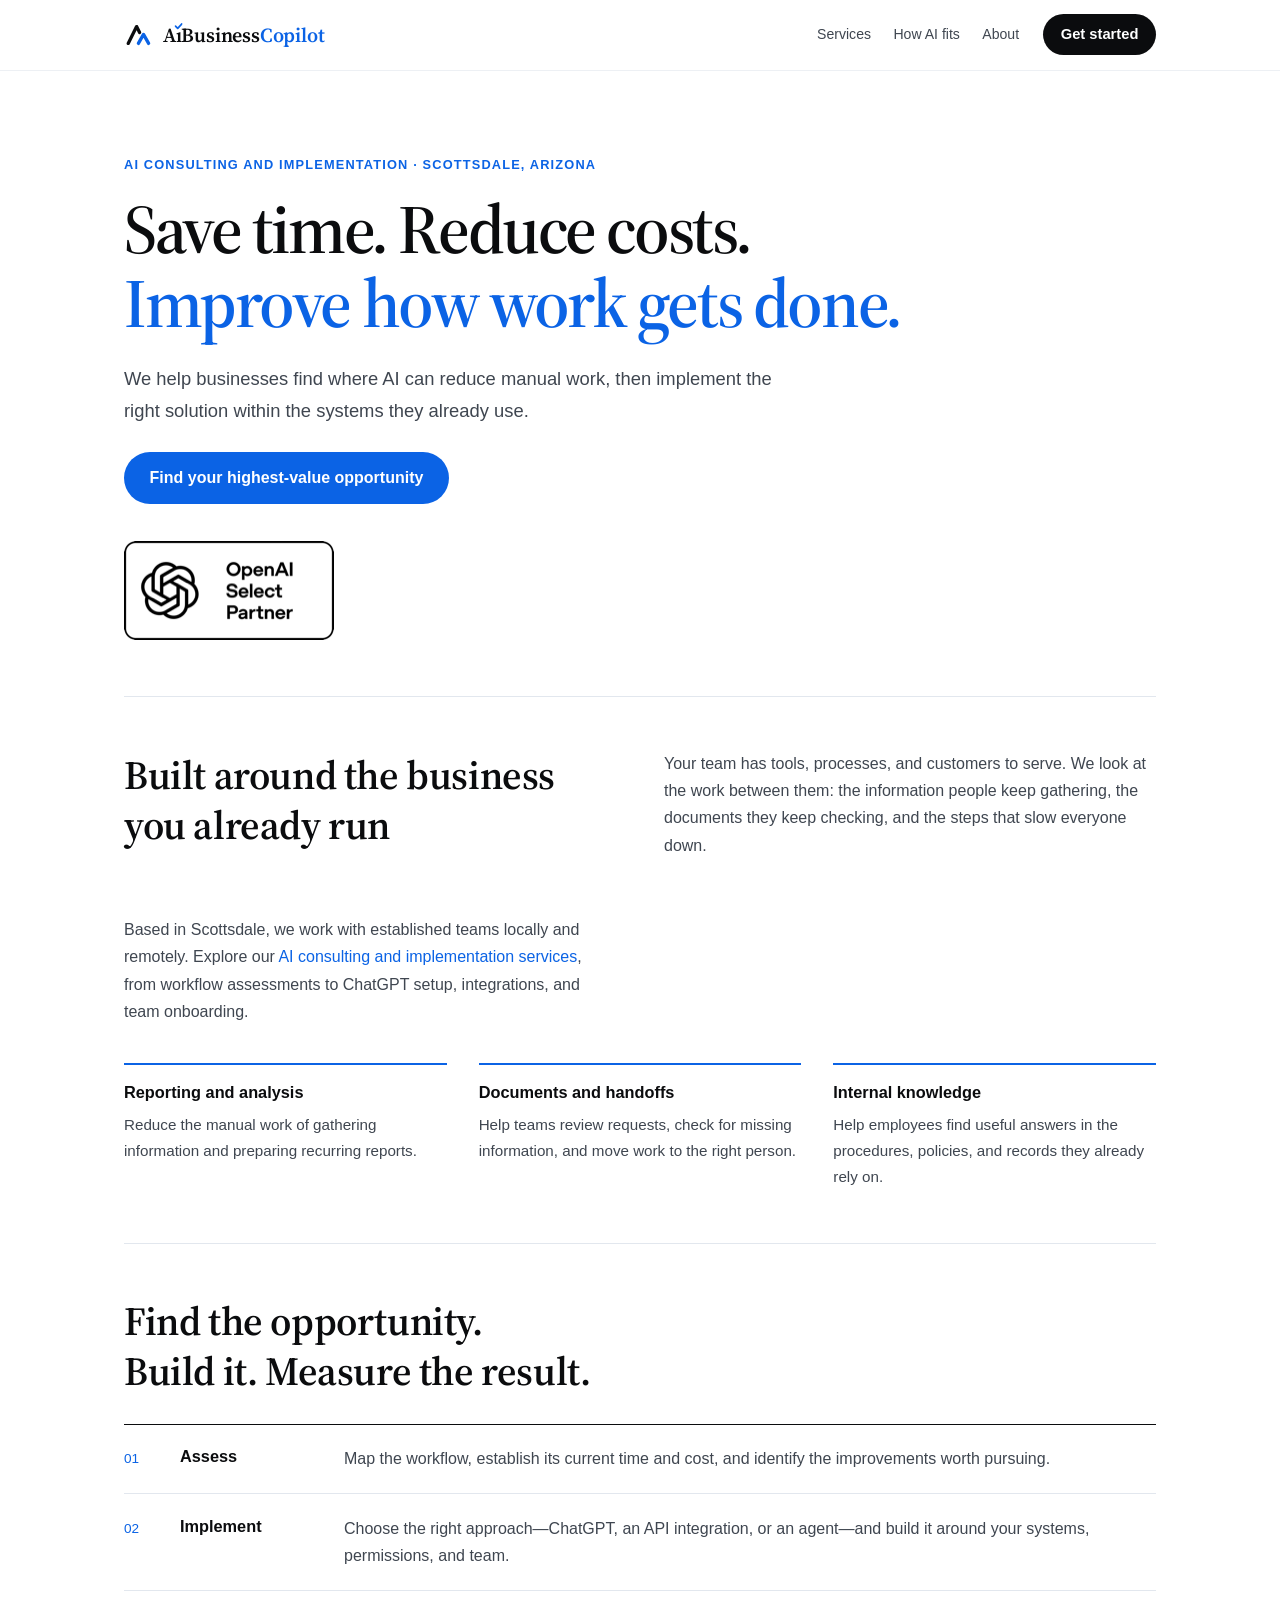
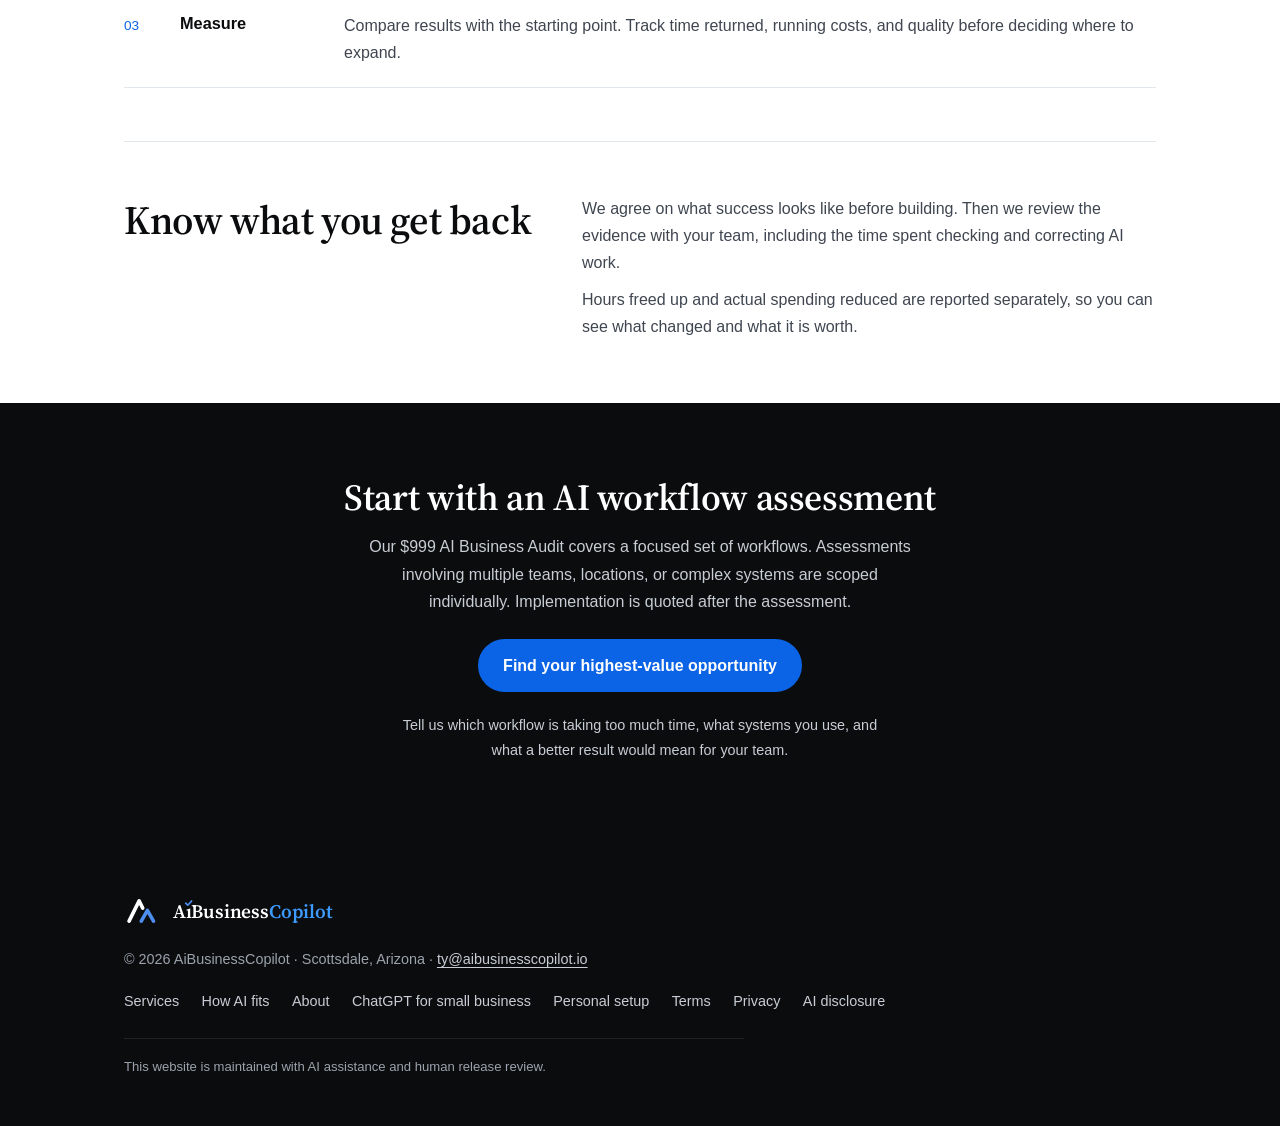
<file: index.html>
<!DOCTYPE html>
<html lang="en">
<head>
    <meta charset="UTF-8">
    <meta name="viewport" content="width=device-width, initial-scale=1.0">
    <title>AI Consulting in Scottsdale — AiBusinessCopilot</title>
    <meta name="description" content="AI consulting in Scottsdale for established teams. Workflow assessments, ChatGPT setup, and integrations around your existing business systems.">
    <link rel="canonical" href="https://aibusinesscopilot.io/">
    <meta property="og:title" content="AI Consulting in Scottsdale — AiBusinessCopilot">
    <meta property="og:description" content="AI consulting in Scottsdale for established teams. Workflow assessments, ChatGPT setup, and integrations around your existing business systems.">
    <meta property="og:type" content="website">
    <meta property="og:url" content="https://aibusinesscopilot.io/">
    <meta property="og:image" content="https://aibusinesscopilot.io/social-card-workflows.png">
    <meta property="og:image:width" content="1200">
    <meta property="og:image:height" content="630">
    <meta property="og:image:alt" content="Save time. Reduce costs. Improve how work gets done. AI implementation for established teams — AiBusinessCopilot">
    <meta name="twitter:card" content="summary_large_image">
    <meta name="twitter:title" content="AI Consulting in Scottsdale — AiBusinessCopilot">
    <meta name="twitter:description" content="AI consulting in Scottsdale for established teams. Workflow assessments, ChatGPT setup, and integrations around your existing business systems.">
    <meta name="twitter:image" content="https://aibusinesscopilot.io/social-card-workflows.png">
    <link rel="icon" href="favicon.svg" type="image/svg+xml">
    <link rel="icon" href="favicon-32.png" type="image/png" sizes="32x32">
    <link rel="apple-touch-icon" href="apple-touch-icon.png">
    <link rel="preconnect" href="https://fonts.googleapis.com">
    <link rel="preconnect" href="https://fonts.gstatic.com" crossorigin>
    <link href="https://fonts.googleapis.com/css2?family=Source+Serif+4:opsz,wght@8..60,500;8..60,600&amp;display=swap" rel="preload" as="style" onload="this.onload=null;this.rel='stylesheet'">
    <noscript><link href="https://fonts.googleapis.com/css2?family=Source+Serif+4:opsz,wght@8..60,500;8..60,600&amp;display=swap" rel="stylesheet"></noscript>
    <link rel="stylesheet" href="site.css">
    <script type="application/ld+json">
{
  "@context": "https://schema.org",
  "@type": "ProfessionalService",
  "@id": "https://aibusinesscopilot.io/#business",
  "name": "AiBusinessCopilot",
  "url": "https://aibusinesscopilot.io/",
  "email": "ty@aibusinesscopilot.io",
  "image": "https://aibusinesscopilot.io/social-card-workflows.png",
  "description": "AI consulting in Scottsdale for established teams. Workflow assessments, ChatGPT setup, and integrations around your existing business systems.",
  "areaServed": [
    {
      "@type": "City",
      "name": "Scottsdale",
      "containedInPlace": {
        "@type": "State",
        "name": "Arizona"
      }
    },
    "Remote"
  ],
  "priceRange": "$999+"
}
    </script>
</head>
<body class="home-page">
    <a class="skip-link" href="#main-content">Skip to content</a>
    <nav aria-label="Primary">
        <div class="container">
            <a href="/" class="logo" aria-label="AiBusinessCopilot home"><svg class="logo-mark" viewBox="0 0 100 100" aria-hidden="true"><path d="M14 78 L42 22 L52 42" fill="none" stroke="#0B0C0E" stroke-width="11" stroke-linecap="round" stroke-linejoin="round"/><path d="M48 78 L65 48 L82 78" fill="none" stroke="#0B63E5" stroke-width="11" stroke-linecap="round" stroke-linejoin="round"/></svg><span class="logo-word" style="color:var(--ink);">A<span style="position:relative;color:var(--ink);">ı<svg viewBox="0 0 26 20" aria-hidden="true" style="position:absolute;top:0.13em;left:50%;transform:translateX(-54%);width:0.42em;height:0.32em;"><path d="M3 10 L10 17 L23 3" fill="none" stroke="#0B63E5" stroke-width="5.5" stroke-linecap="round" stroke-linejoin="round"/></svg></span>Business<span>Copilot</span></span></a>
            <div class="nav-actions">
                <div class="primary-links"><a href="services.html" class="nav-link">Services</a> <a href="ai-assistants.html" class="nav-link">How AI fits</a> <a href="about.html" class="nav-link">About</a></div>
                <a href="https://docs.google.com/forms/d/e/1FAIpQLSdFFl5u6WnTNpVYOfVQvCAf3JeHsFbnt8GaftJ_0jQG6UOvNA/viewform" class="nav-cta">Get started</a>
            </div>
        </div>
    </nav>

    <main id="main-content">
        <header class="home-hero">
            <p class="eyebrow">AI consulting and implementation · Scottsdale, Arizona</p>
            <h1>Save time. Reduce costs.<br> <span>Improve how work gets done.</span></h1>
            <p class="lead">We help businesses find where AI can reduce manual work, then implement the right solution within the systems they already use.</p>
            <a class="btn" href="https://docs.google.com/forms/d/e/1FAIpQLSdFFl5u6WnTNpVYOfVQvCAf3JeHsFbnt8GaftJ_0jQG6UOvNA/viewform">Find your highest-value opportunity</a>
            <div class="partner-mark">
                <picture>
                    <source type="image/webp" srcset="assets/openai-select-partner/OpenAI_Select_Partner_Badge-210.webp 210w, assets/openai-select-partner/OpenAI_Select_Partner_Badge-420.webp 420w, assets/openai-select-partner/OpenAI_Select_Partner_Badge-630.webp 630w" sizes="210px">
                    <img src="assets/openai-select-partner/OpenAI_Select_Partner_Badge.png" alt="OpenAI Select Partner" width="1125" height="531">
                </picture>
            </div>
        </header>

        <section class="home-section">
            <div class="section-intro">
                <h2>Built around the business you already run</h2>
                <p>Your team has tools, processes, and customers to serve. We look at the work between them: the information people keep gathering, the documents they keep checking, and the steps that slow everyone down.</p>
                <p>Based in Scottsdale, we work with established teams locally and remotely. Explore our <a href="services.html">AI consulting and implementation services</a>, from workflow assessments to ChatGPT setup, integrations, and team onboarding.</p>
            </div>
            <div class="workflow-grid">
                <div><h3>Reporting and analysis</h3><p>Reduce the manual work of gathering information and preparing recurring reports.</p></div>
                <div><h3>Documents and handoffs</h3><p>Help teams review requests, check for missing information, and move work to the right person.</p></div>
                <div><h3>Internal knowledge</h3><p>Help employees find useful answers in the procedures, policies, and records they already rely on.</p></div>
            </div>
        </section>

        <section class="home-section">
            <h2>Find the opportunity.<br> Build it. Measure the result.</h2>
            <ol class="process-list">
                <li><h3>Assess</h3><p>Map the workflow, establish its current time and cost, and identify the improvements worth pursuing.</p></li>
                <li><h3>Implement</h3><p>Choose the right approach—ChatGPT, an API integration, or an agent—and build it around your systems, permissions, and team.</p></li>
                <li><h3>Measure</h3><p>Compare results with the starting point. Track time returned, running costs, and quality before deciding where to expand.</p></li>
            </ol>
        </section>

        <section class="home-section value-section">
            <h2>Know what you get back</h2>
            <div>
                <p>We agree on what success looks like before building. Then we review the evidence with your team, including the time spent checking and correcting AI work.</p>
                <p>Hours freed up and actual spending reduced are reported separately, so you can see what changed and what it is worth.</p>
            </div>
        </section>

        <section class="cta">
            <h2>Start with an AI workflow assessment</h2>
            <p>Our $999 AI Business Audit covers a focused set of workflows. Assessments involving multiple teams, locations, or complex systems are scoped individually. Implementation is quoted after the assessment.</p>
            <a class="btn" href="https://docs.google.com/forms/d/e/1FAIpQLSdFFl5u6WnTNpVYOfVQvCAf3JeHsFbnt8GaftJ_0jQG6UOvNA/viewform">Find your highest-value opportunity</a>
            <p class="cta-detail">Tell us which workflow is taking too much time, what systems you use, and what a better result would mean for your team.</p>
        </section>
    </main>

    <footer>
        <div class="container">
            <a href="/" class="footer-brand" aria-label="AiBusinessCopilot home">
                <svg class="fb-mark" viewBox="0 0 100 100" role="img" aria-label="AiBusinessCopilot logo"><path d="M14 78 L42 22 L52 42" fill="none" stroke="#FFFFFF" stroke-width="10" stroke-linecap="round" stroke-linejoin="round"/><path d="M48 78 L65 48 L82 78" fill="none" stroke="#4D8DEE" stroke-width="10" stroke-linecap="round" stroke-linejoin="round"/></svg>
                <div class="fb-name">A<span style="position:relative;color:#fff;">ı<svg viewBox="0 0 26 20" aria-hidden="true" style="position:absolute;top:0.13em;left:50%;transform:translateX(-54%);width:0.42em;height:0.32em;"><path d="M3 10 L10 17 L23 3" fill="none" stroke="#4D8DEE" stroke-width="5.5" stroke-linecap="round" stroke-linejoin="round"/></svg></span>Business<span>Copilot</span></div>
            </a>
            <p>&copy; 2026 AiBusinessCopilot &middot; Scottsdale, Arizona &middot; <a href="mailto:ty@aibusinesscopilot.io">ty@aibusinesscopilot.io</a></p>
            <div class="links">
                <a href="services.html">Services</a>
                <a href="ai-assistants.html">How AI fits</a>
                <a href="about.html">About</a>
                <a href="chatgpt-for-small-business.html">ChatGPT for small business</a>
                <a href="personal-ai-assistant.html">Personal setup</a>
                <a href="terms.html">Terms</a>
                <a href="privacy.html">Privacy</a>
                <a href="ai-disclosure.html">AI disclosure</a>
            </div>
            <p class="agent-badge">This website is maintained with AI assistance and human release review.</p>
        </div>
    </footer>
</body>
</html>
</file>
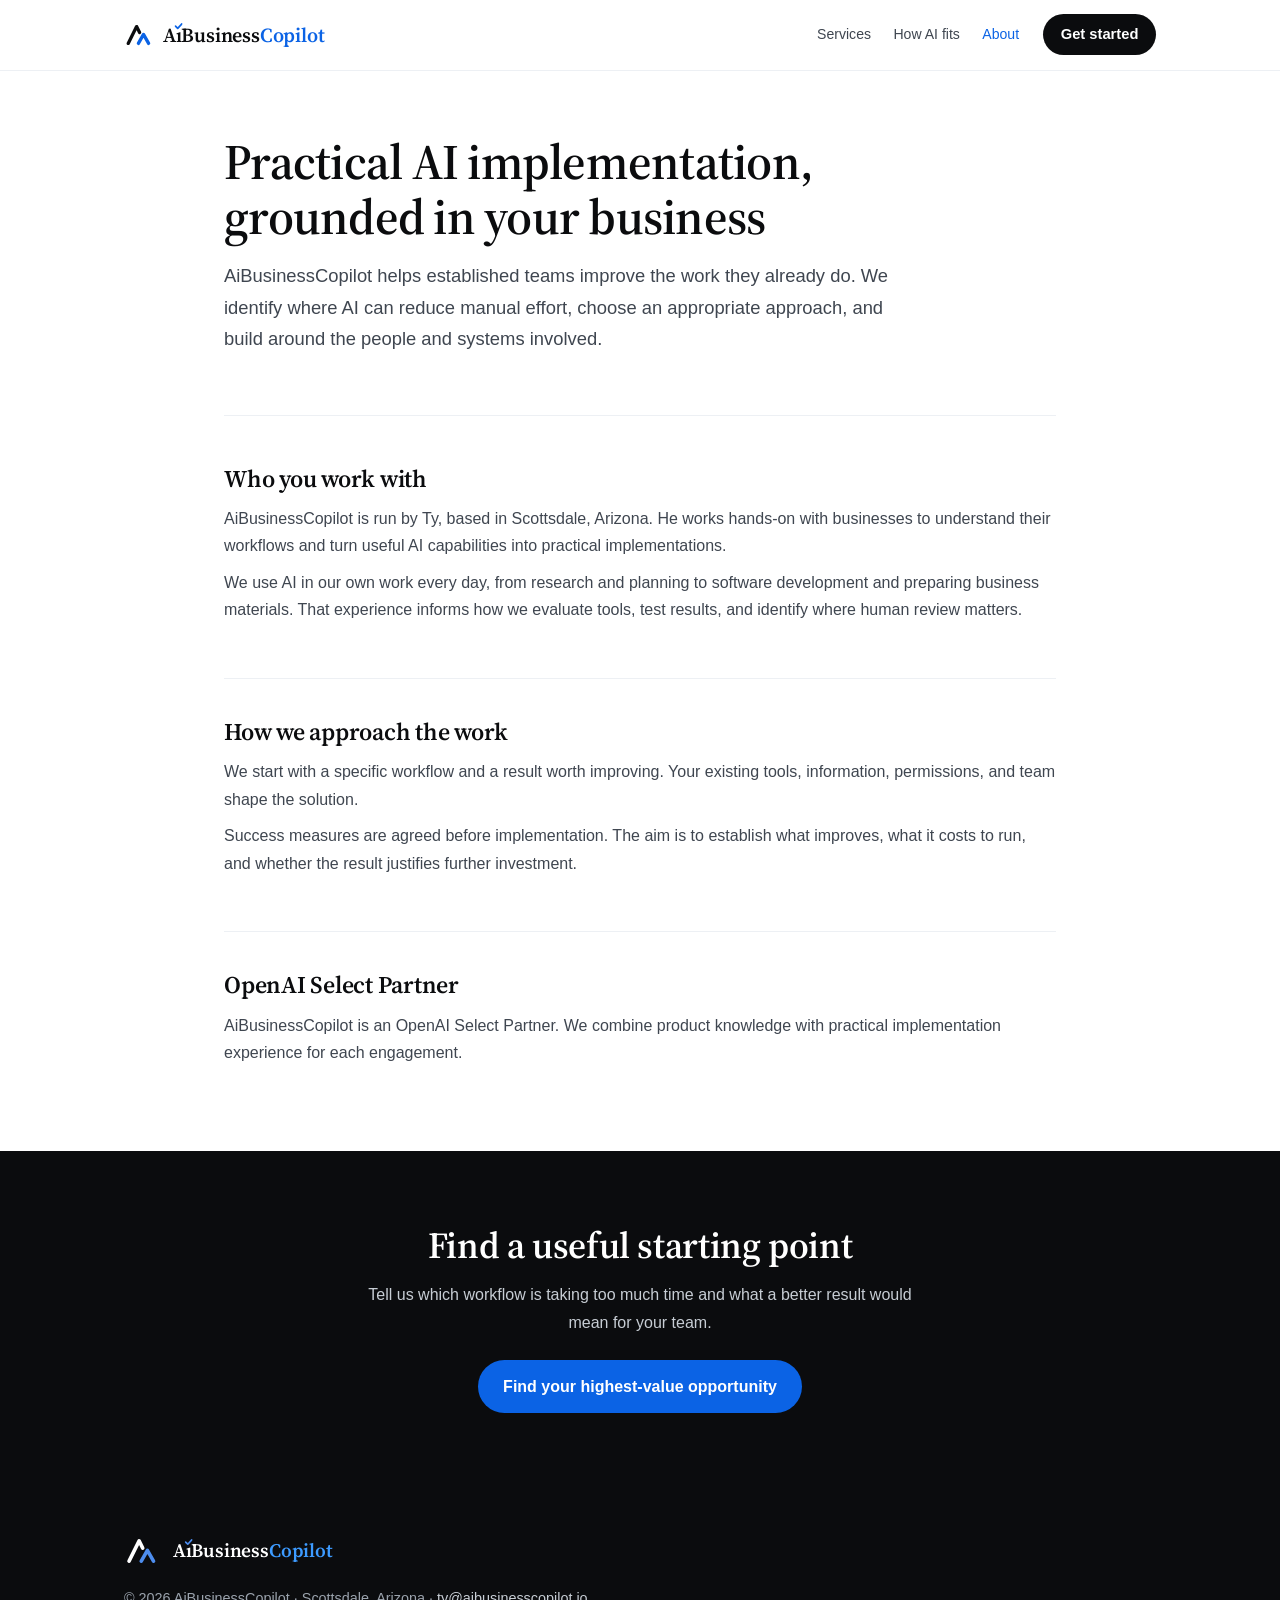
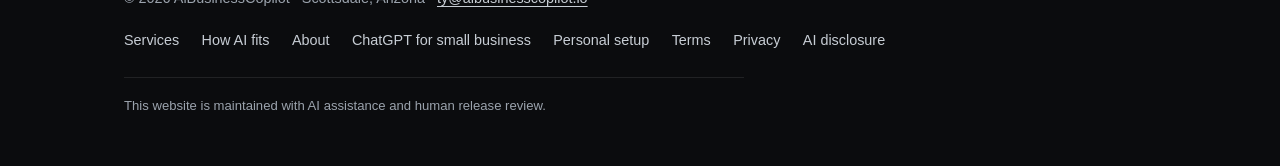
<file: about.html>
<!DOCTYPE html>
<html lang="en">
<head>
    <meta charset="UTF-8">
    <meta name="viewport" content="width=device-width, initial-scale=1.0">
    <title>About AiBusinessCopilot — Practical AI Implementation</title>
    <meta name="description" content="Meet AiBusinessCopilot, an OpenAI Select Partner in Scottsdale helping established teams apply AI to existing workflows.">
    <link rel="canonical" href="https://aibusinesscopilot.io/about.html">
    <meta property="og:title" content="About AiBusinessCopilot — Practical AI Implementation">
    <meta property="og:description" content="Meet AiBusinessCopilot, an OpenAI Select Partner in Scottsdale helping established teams apply AI to existing workflows.">
    <meta property="og:type" content="website">
    <meta property="og:url" content="https://aibusinesscopilot.io/about.html">
    <meta property="og:image" content="https://aibusinesscopilot.io/social-card-workflows.png">
    <meta property="og:image:width" content="1200">
    <meta property="og:image:height" content="630">
    <meta property="og:image:alt" content="Save time. Reduce costs. Improve how work gets done. AI implementation for established teams — AiBusinessCopilot">
    <meta name="twitter:card" content="summary_large_image">
    <meta name="twitter:title" content="About AiBusinessCopilot — Practical AI Implementation">
    <meta name="twitter:description" content="Meet AiBusinessCopilot, an OpenAI Select Partner in Scottsdale helping established teams apply AI to existing workflows.">
    <meta name="twitter:image" content="https://aibusinesscopilot.io/social-card-workflows.png">
    <script type="application/ld+json">
{
  "@context": "https://schema.org",
  "@type": "AboutPage",
  "name": "About AiBusinessCopilot",
  "description": "Meet AiBusinessCopilot, an OpenAI Select Partner in Scottsdale helping established teams apply AI to existing workflows.",
  "mainEntity": {
    "@type": "ProfessionalService",
    "name": "AiBusinessCopilot",
    "url": "https://aibusinesscopilot.io/",
    "email": "ty@aibusinesscopilot.io",
    "areaServed": [
      "Scottsdale, Arizona",
      "Remote"
    ]
  }
}
    </script>
    <link rel="icon" href="favicon.svg" type="image/svg+xml">
    <link rel="icon" href="favicon-32.png" type="image/png" sizes="32x32">
    <link rel="apple-touch-icon" href="apple-touch-icon.png">
    <link rel="preconnect" href="https://fonts.googleapis.com">
    <link rel="preconnect" href="https://fonts.gstatic.com" crossorigin>
    <link href="https://fonts.googleapis.com/css2?family=Source+Serif+4:opsz,wght@8..60,500;8..60,600&amp;display=swap" rel="preload" as="style" onload="this.onload=null;this.rel='stylesheet'">
    <noscript><link href="https://fonts.googleapis.com/css2?family=Source+Serif+4:opsz,wght@8..60,500;8..60,600&amp;display=swap" rel="stylesheet"></noscript>
    <link rel="stylesheet" href="site.css">
</head>
<body>
    <a class="skip-link" href="#main-content">Skip to content</a>
    <nav aria-label="Primary">
        <div class="container">
            <a href="/" class="logo" aria-label="AiBusinessCopilot home"><svg class="logo-mark" viewBox="0 0 100 100" aria-hidden="true"><path d="M14 78 L42 22 L52 42" fill="none" stroke="#0B0C0E" stroke-width="11" stroke-linecap="round" stroke-linejoin="round"/><path d="M48 78 L65 48 L82 78" fill="none" stroke="#0B63E5" stroke-width="11" stroke-linecap="round" stroke-linejoin="round"/></svg><span class="logo-word" style="color:var(--ink);">A<span style="position:relative;color:var(--ink);">ı<svg viewBox="0 0 26 20" aria-hidden="true" style="position:absolute;top:0.13em;left:50%;transform:translateX(-54%);width:0.42em;height:0.32em;"><path d="M3 10 L10 17 L23 3" fill="none" stroke="#0B63E5" stroke-width="5.5" stroke-linecap="round" stroke-linejoin="round"/></svg></span>Business<span>Copilot</span></span></a>
            <div class="nav-actions">
                <div class="primary-links"><a href="services.html" class="nav-link">Services</a> <a href="ai-assistants.html" class="nav-link">How AI fits</a> <a href="about.html" class="nav-link" aria-current="page">About</a></div>
                <a href="https://docs.google.com/forms/d/e/1FAIpQLSdFFl5u6WnTNpVYOfVQvCAf3JeHsFbnt8GaftJ_0jQG6UOvNA/viewform" class="nav-cta">Get started</a>
            </div>
        </div>
    </nav>

    <main id="main-content">
        <header class="hero-card">
            <h1>Practical AI implementation, grounded in your business</h1>
            <p class="lead">AiBusinessCopilot helps established teams improve the work they already do. We identify where AI can reduce manual effort, choose an appropriate approach, and build around the people and systems involved.</p>
        </header>
        <section class="section">
            <h2>Who you work with</h2>
            <p>AiBusinessCopilot is run by Ty, based in Scottsdale, Arizona. He works hands-on with businesses to understand their workflows and turn useful AI capabilities into practical implementations.</p>
            <p>We use AI in our own work every day, from research and planning to software development and preparing business materials. That experience informs how we evaluate tools, test results, and identify where human review matters.</p>
        </section>
        <section class="section">
            <h2>How we approach the work</h2>
            <p>We start with a specific workflow and a result worth improving. Your existing tools, information, permissions, and team shape the solution.</p>
            <p>Success measures are agreed before implementation. The aim is to establish what improves, what it costs to run, and whether the result justifies further investment.</p>
        </section>
        <section class="section">
            <h2>OpenAI Select Partner</h2>
            <p>AiBusinessCopilot is an OpenAI Select Partner. We combine product knowledge with practical implementation experience for each engagement.</p>
        </section>
        <section class="section cta">
            <h2>Find a useful starting point</h2>
            <p>Tell us which workflow is taking too much time and what a better result would mean for your team.</p>
            <a class="btn" href="https://docs.google.com/forms/d/e/1FAIpQLSdFFl5u6WnTNpVYOfVQvCAf3JeHsFbnt8GaftJ_0jQG6UOvNA/viewform">Find your highest-value opportunity</a>
        </section>
    </main>

    <footer>
        <div class="container">
            <a href="/" class="footer-brand" aria-label="AiBusinessCopilot home">
                <svg class="fb-mark" viewBox="0 0 100 100" role="img" aria-label="AiBusinessCopilot logo"><path d="M14 78 L42 22 L52 42" fill="none" stroke="#FFFFFF" stroke-width="10" stroke-linecap="round" stroke-linejoin="round"/><path d="M48 78 L65 48 L82 78" fill="none" stroke="#4D8DEE" stroke-width="10" stroke-linecap="round" stroke-linejoin="round"/></svg>
                <div class="fb-name">A<span style="position:relative;color:#fff;">ı<svg viewBox="0 0 26 20" aria-hidden="true" style="position:absolute;top:0.13em;left:50%;transform:translateX(-54%);width:0.42em;height:0.32em;"><path d="M3 10 L10 17 L23 3" fill="none" stroke="#4D8DEE" stroke-width="5.5" stroke-linecap="round" stroke-linejoin="round"/></svg></span>Business<span>Copilot</span></div>
            </a>
            <p>&copy; 2026 AiBusinessCopilot &middot; Scottsdale, Arizona &middot; <a href="mailto:ty@aibusinesscopilot.io">ty@aibusinesscopilot.io</a></p>
            <div class="links">
                <a href="services.html">Services</a>
                <a href="ai-assistants.html">How AI fits</a>
                <a href="about.html">About</a>
                <a href="chatgpt-for-small-business.html">ChatGPT for small business</a>
                <a href="personal-ai-assistant.html">Personal setup</a>
                <a href="terms.html">Terms</a>
                <a href="privacy.html">Privacy</a>
                <a href="ai-disclosure.html">AI disclosure</a>
            </div>
            <p class="agent-badge">This website is maintained with AI assistance and human release review.</p>
        </div>
    </footer>
</body>
</html>
</file>
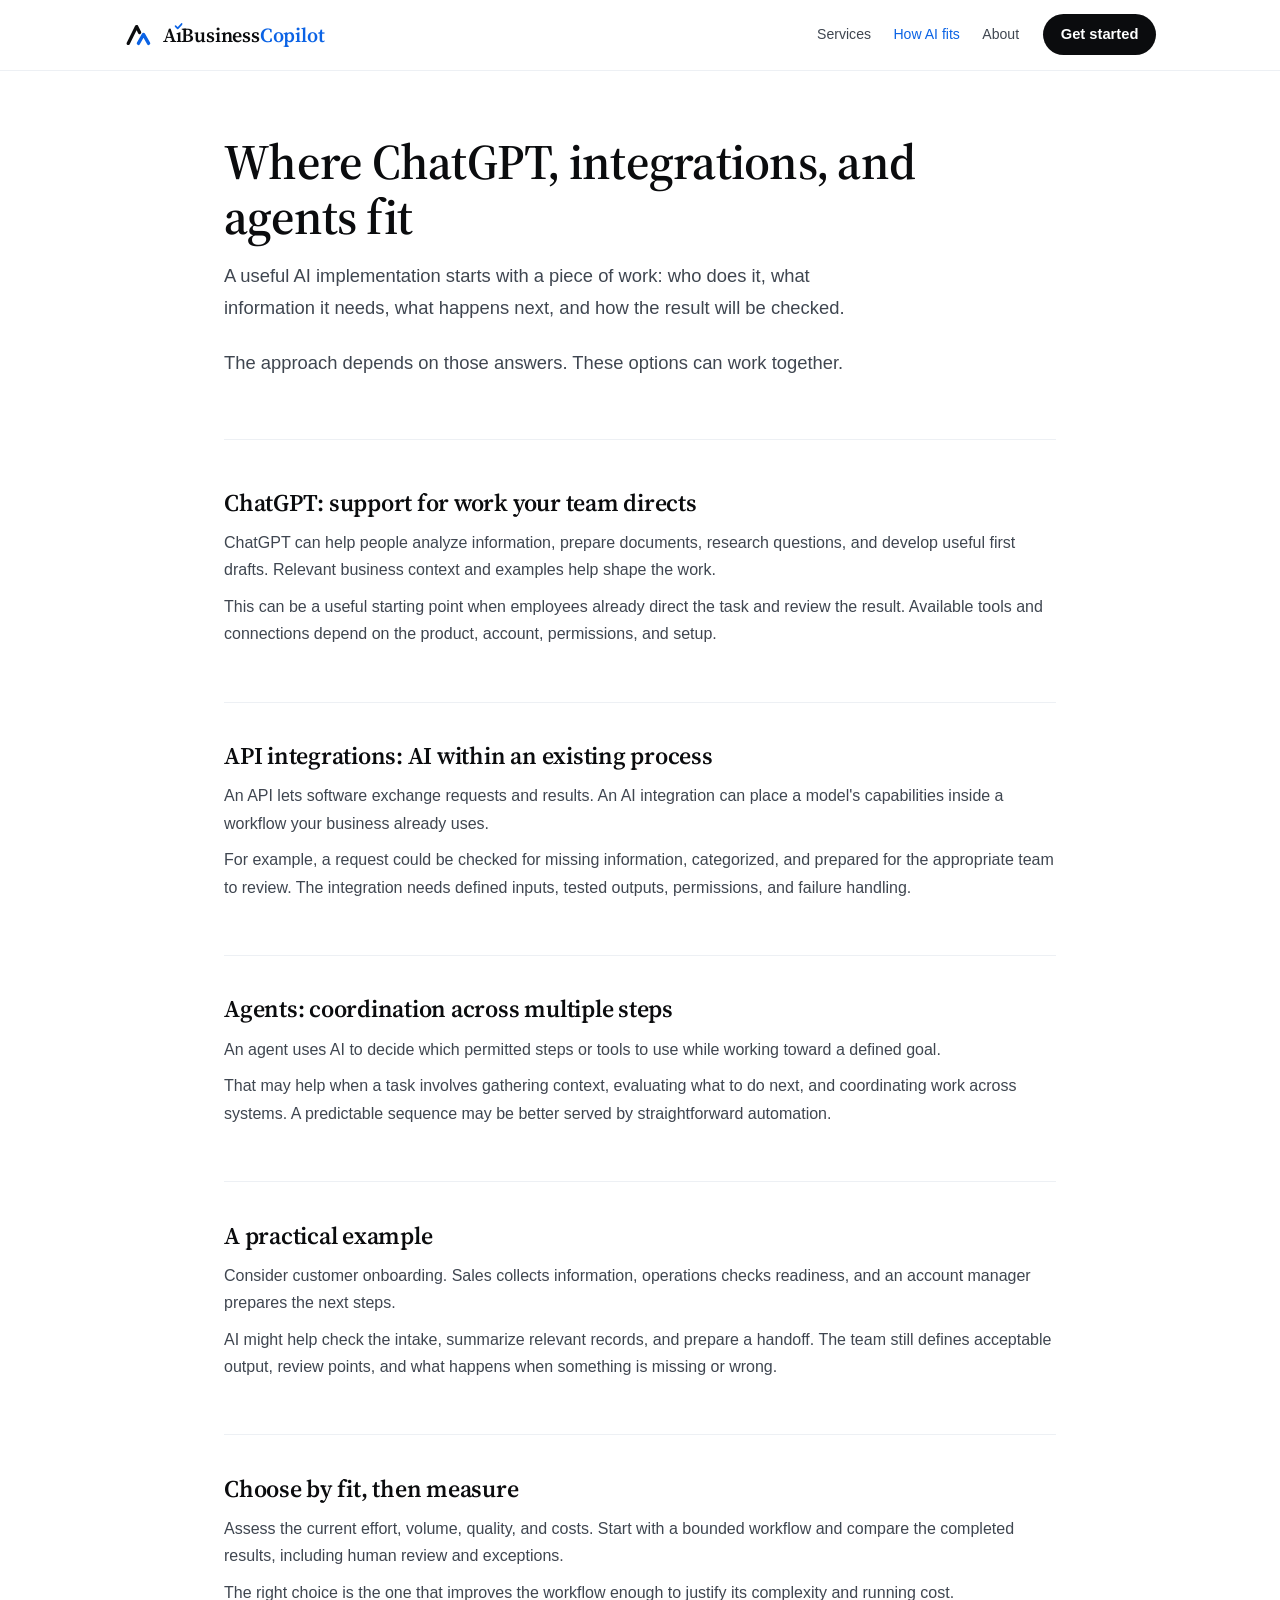
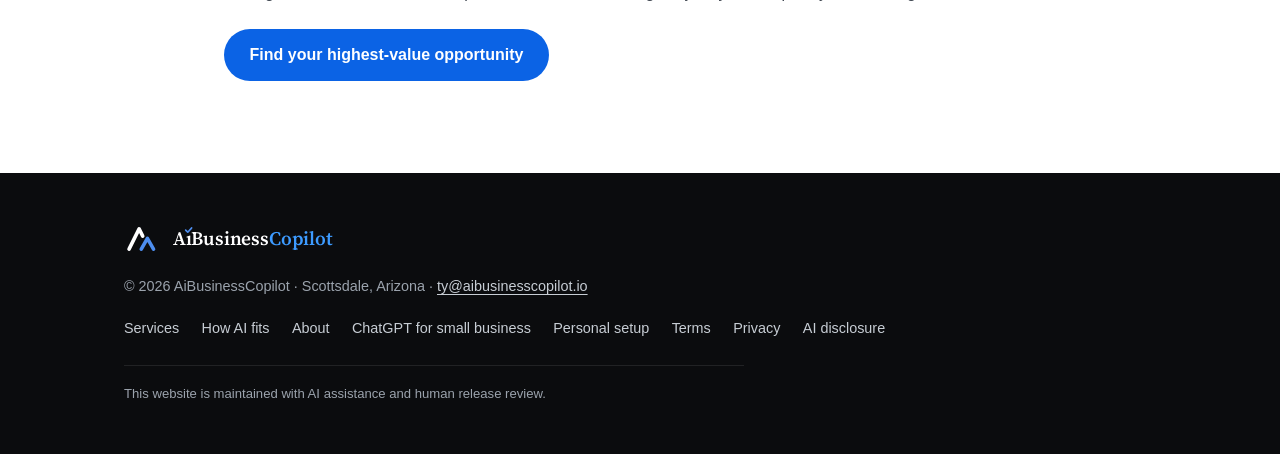
<file: ai-assistants.html>
<!DOCTYPE html>
<html lang="en">
<head>
    <meta charset="UTF-8">
    <meta name="viewport" content="width=device-width, initial-scale=1.0">
    <title>ChatGPT, Integrations, and Agents — AiBusinessCopilot</title>
    <meta name="description" content="Understand where ChatGPT, API integrations, and agents can fit into business workflows, and how to evaluate the effort, quality, and cost.">
    <link rel="canonical" href="https://aibusinesscopilot.io/ai-assistants.html">
    <meta property="og:title" content="ChatGPT, Integrations, and Agents — AiBusinessCopilot">
    <meta property="og:description" content="Understand where ChatGPT, API integrations, and agents can fit into business workflows, and how to evaluate the effort, quality, and cost.">
    <meta property="og:type" content="website">
    <meta property="og:url" content="https://aibusinesscopilot.io/ai-assistants.html">
    <meta property="og:image" content="https://aibusinesscopilot.io/social-card-workflows.png">
    <meta property="og:image:width" content="1200">
    <meta property="og:image:height" content="630">
    <meta property="og:image:alt" content="Save time. Reduce costs. Improve how work gets done. AI implementation for established teams — AiBusinessCopilot">
    <meta name="twitter:card" content="summary_large_image">
    <meta name="twitter:title" content="ChatGPT, Integrations, and Agents — AiBusinessCopilot">
    <meta name="twitter:description" content="Understand where ChatGPT, API integrations, and agents can fit into business workflows, and how to evaluate the effort, quality, and cost.">
    <meta name="twitter:image" content="https://aibusinesscopilot.io/social-card-workflows.png">
    <link rel="icon" href="favicon.svg" type="image/svg+xml">
    <link rel="icon" href="favicon-32.png" type="image/png" sizes="32x32">
    <link rel="apple-touch-icon" href="apple-touch-icon.png">
    <link rel="preconnect" href="https://fonts.googleapis.com">
    <link rel="preconnect" href="https://fonts.gstatic.com" crossorigin>
    <link href="https://fonts.googleapis.com/css2?family=Source+Serif+4:opsz,wght@8..60,500;8..60,600&amp;display=swap" rel="preload" as="style" onload="this.onload=null;this.rel='stylesheet'">
    <noscript><link href="https://fonts.googleapis.com/css2?family=Source+Serif+4:opsz,wght@8..60,500;8..60,600&amp;display=swap" rel="stylesheet"></noscript>

    <link rel="stylesheet" href="site.css">
</head>
<body>
    <a class="skip-link" href="#main-content">Skip to content</a>
    <nav aria-label="Primary">
        <div class="container">
            <a href="/" class="logo" aria-label="AiBusinessCopilot home"><svg class="logo-mark" viewBox="0 0 100 100" aria-hidden="true"><path d="M14 78 L42 22 L52 42" fill="none" stroke="#0B0C0E" stroke-width="11" stroke-linecap="round" stroke-linejoin="round"/><path d="M48 78 L65 48 L82 78" fill="none" stroke="#0B63E5" stroke-width="11" stroke-linecap="round" stroke-linejoin="round"/></svg><span class="logo-word" style="color:var(--ink);">A<span style="position:relative;color:var(--ink);">ı<svg viewBox="0 0 26 20" aria-hidden="true" style="position:absolute;top:0.13em;left:50%;transform:translateX(-54%);width:0.42em;height:0.32em;"><path d="M3 10 L10 17 L23 3" fill="none" stroke="#0B63E5" stroke-width="5.5" stroke-linecap="round" stroke-linejoin="round"/></svg></span>Business<span>Copilot</span></span></a>
            <div class="nav-actions">
                <div class="primary-links"><a href="services.html" class="nav-link">Services</a> <a href="ai-assistants.html" class="nav-link" aria-current="page">How AI fits</a> <a href="about.html" class="nav-link">About</a></div>
                <a href="https://docs.google.com/forms/d/e/1FAIpQLSdFFl5u6WnTNpVYOfVQvCAf3JeHsFbnt8GaftJ_0jQG6UOvNA/viewform" class="nav-cta">Get started</a>
            </div>
        </div>
    </nav>
    <main id="main-content">
        <header class="hero-card">
            <h1>Where ChatGPT, integrations, and agents fit</h1>
            <p class="lead">A useful AI implementation starts with a piece of work: who does it, what information it needs, what happens next, and how the result will be checked.</p>
            <p class="lead">The approach depends on those answers. These options can work together.</p>
        </header>
        <section class="section">
            <h2>ChatGPT: support for work your team directs</h2>
            <p>ChatGPT can help people analyze information, prepare documents, research questions, and develop useful first drafts. Relevant business context and examples help shape the work.</p>
            <p>This can be a useful starting point when employees already direct the task and review the result. Available tools and connections depend on the product, account, permissions, and setup.</p>
        </section>
        <section class="section">
            <h2>API integrations: AI within an existing process</h2>
            <p>An API lets software exchange requests and results. An AI integration can place a model's capabilities inside a workflow your business already uses.</p>
            <p>For example, a request could be checked for missing information, categorized, and prepared for the appropriate team to review. The integration needs defined inputs, tested outputs, permissions, and failure handling.</p>
        </section>
        <section class="section">
            <h2>Agents: coordination across multiple steps</h2>
            <p>An agent uses AI to decide which permitted steps or tools to use while working toward a defined goal.</p>
            <p>That may help when a task involves gathering context, evaluating what to do next, and coordinating work across systems. A predictable sequence may be better served by straightforward automation.</p>
        </section>
        <section class="section">
            <h2>A practical example</h2>
            <p>Consider customer onboarding. Sales collects information, operations checks readiness, and an account manager prepares the next steps.</p>
            <p>AI might help check the intake, summarize relevant records, and prepare a handoff. The team still defines acceptable output, review points, and what happens when something is missing or wrong.</p>
        </section>
        <section class="section">
            <h2>Choose by fit, then measure</h2>
            <p>Assess the current effort, volume, quality, and costs. Start with a bounded workflow and compare the completed results, including human review and exceptions.</p>
            <p>The right choice is the one that improves the workflow enough to justify its complexity and running cost.</p>
            <a class="btn" href="https://docs.google.com/forms/d/e/1FAIpQLSdFFl5u6WnTNpVYOfVQvCAf3JeHsFbnt8GaftJ_0jQG6UOvNA/viewform">Find your highest-value opportunity</a>
        </section>
    </main>
    <footer>
        <div class="container">
            <a href="/" class="footer-brand" aria-label="AiBusinessCopilot home">
                <svg class="fb-mark" viewBox="0 0 100 100" role="img" aria-label="AiBusinessCopilot logo"><path d="M14 78 L42 22 L52 42" fill="none" stroke="#FFFFFF" stroke-width="10" stroke-linecap="round" stroke-linejoin="round"/><path d="M48 78 L65 48 L82 78" fill="none" stroke="#4D8DEE" stroke-width="10" stroke-linecap="round" stroke-linejoin="round"/></svg>
                <div class="fb-name">A<span style="position:relative;color:#fff;">ı<svg viewBox="0 0 26 20" aria-hidden="true" style="position:absolute;top:0.13em;left:50%;transform:translateX(-54%);width:0.42em;height:0.32em;"><path d="M3 10 L10 17 L23 3" fill="none" stroke="#4D8DEE" stroke-width="5.5" stroke-linecap="round" stroke-linejoin="round"/></svg></span>Business<span>Copilot</span></div>
            </a>
            <p>&copy; 2026 AiBusinessCopilot &middot; Scottsdale, Arizona &middot; <a href="mailto:ty@aibusinesscopilot.io">ty@aibusinesscopilot.io</a></p>
            <div class="links">
                <a href="services.html">Services</a>
                <a href="ai-assistants.html">How AI fits</a>
                <a href="about.html">About</a>
                <a href="chatgpt-for-small-business.html">ChatGPT for small business</a>
                <a href="personal-ai-assistant.html">Personal setup</a>
                <a href="terms.html">Terms</a>
                <a href="privacy.html">Privacy</a>
                <a href="ai-disclosure.html">AI disclosure</a>
            </div>
            <p class="agent-badge">This website is maintained with AI assistance and human release review.</p>
        </div>
    </footer>
</body>
</html>
</file>
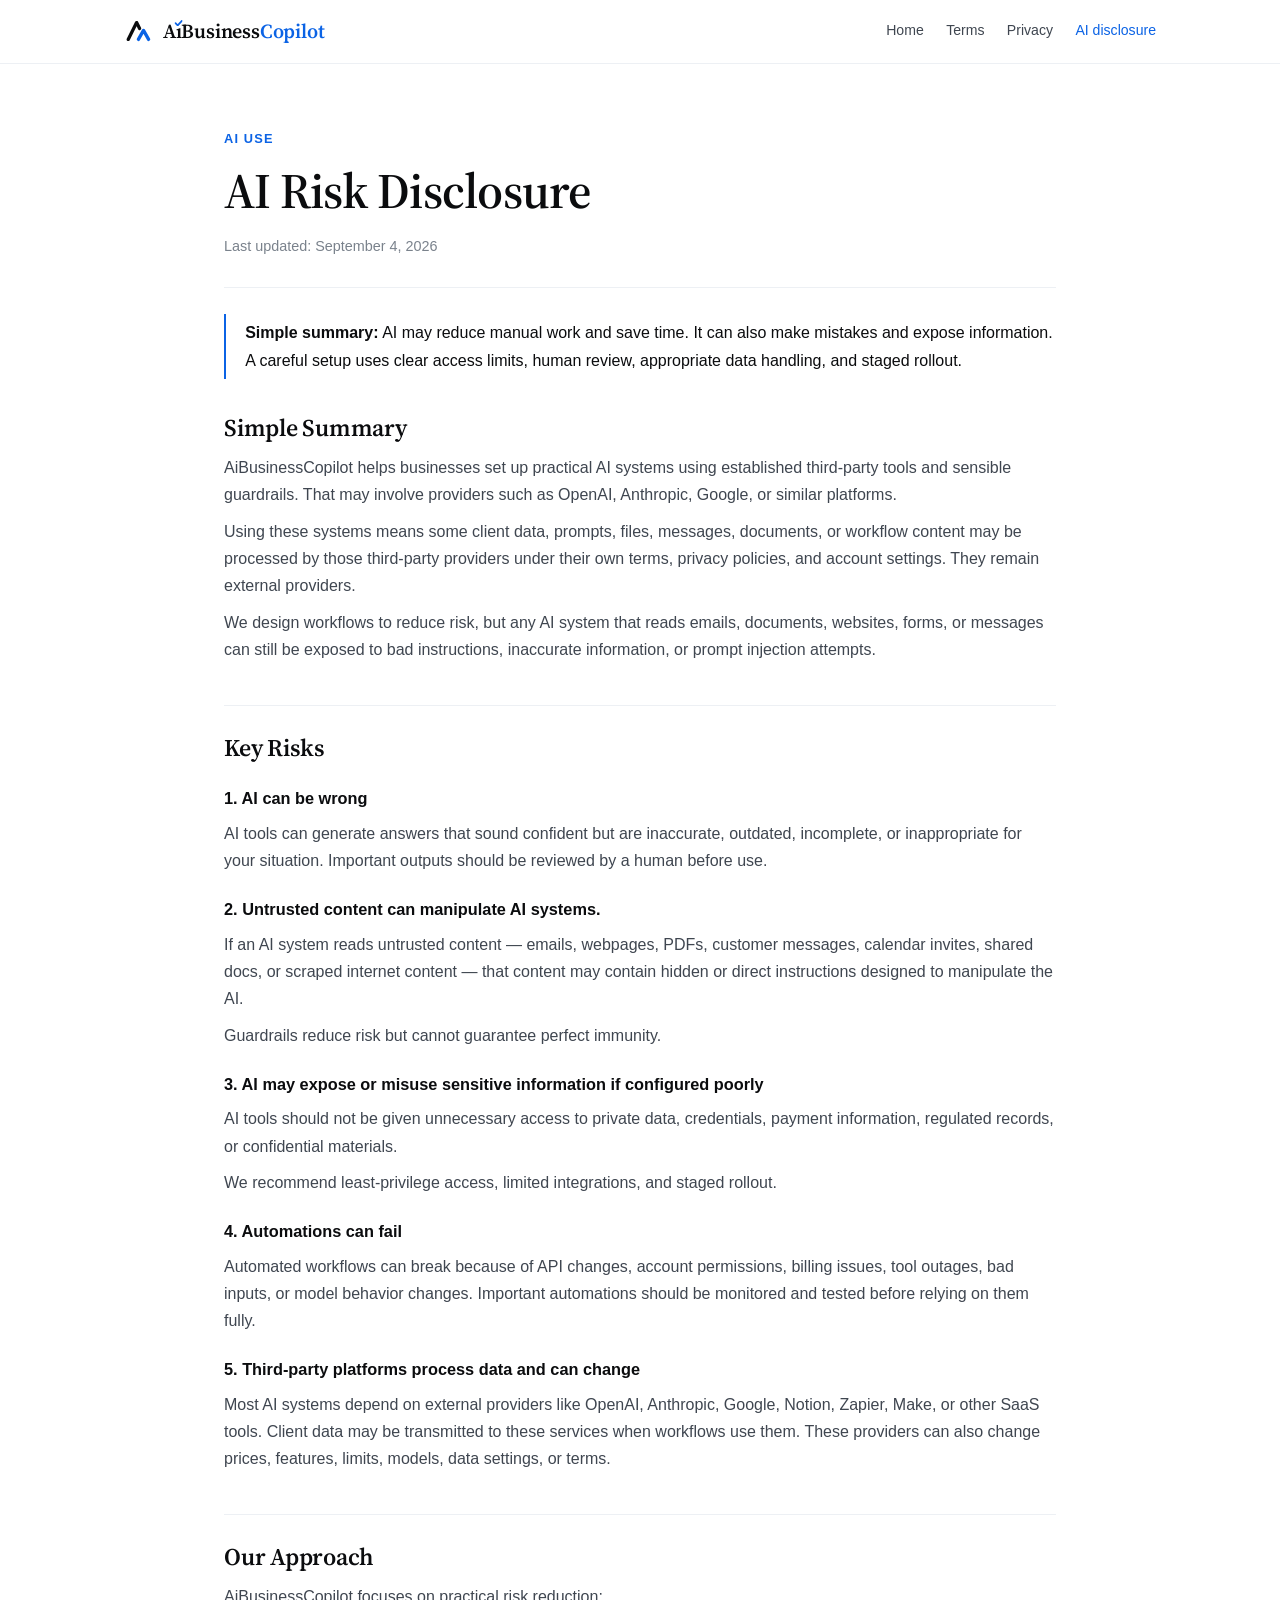
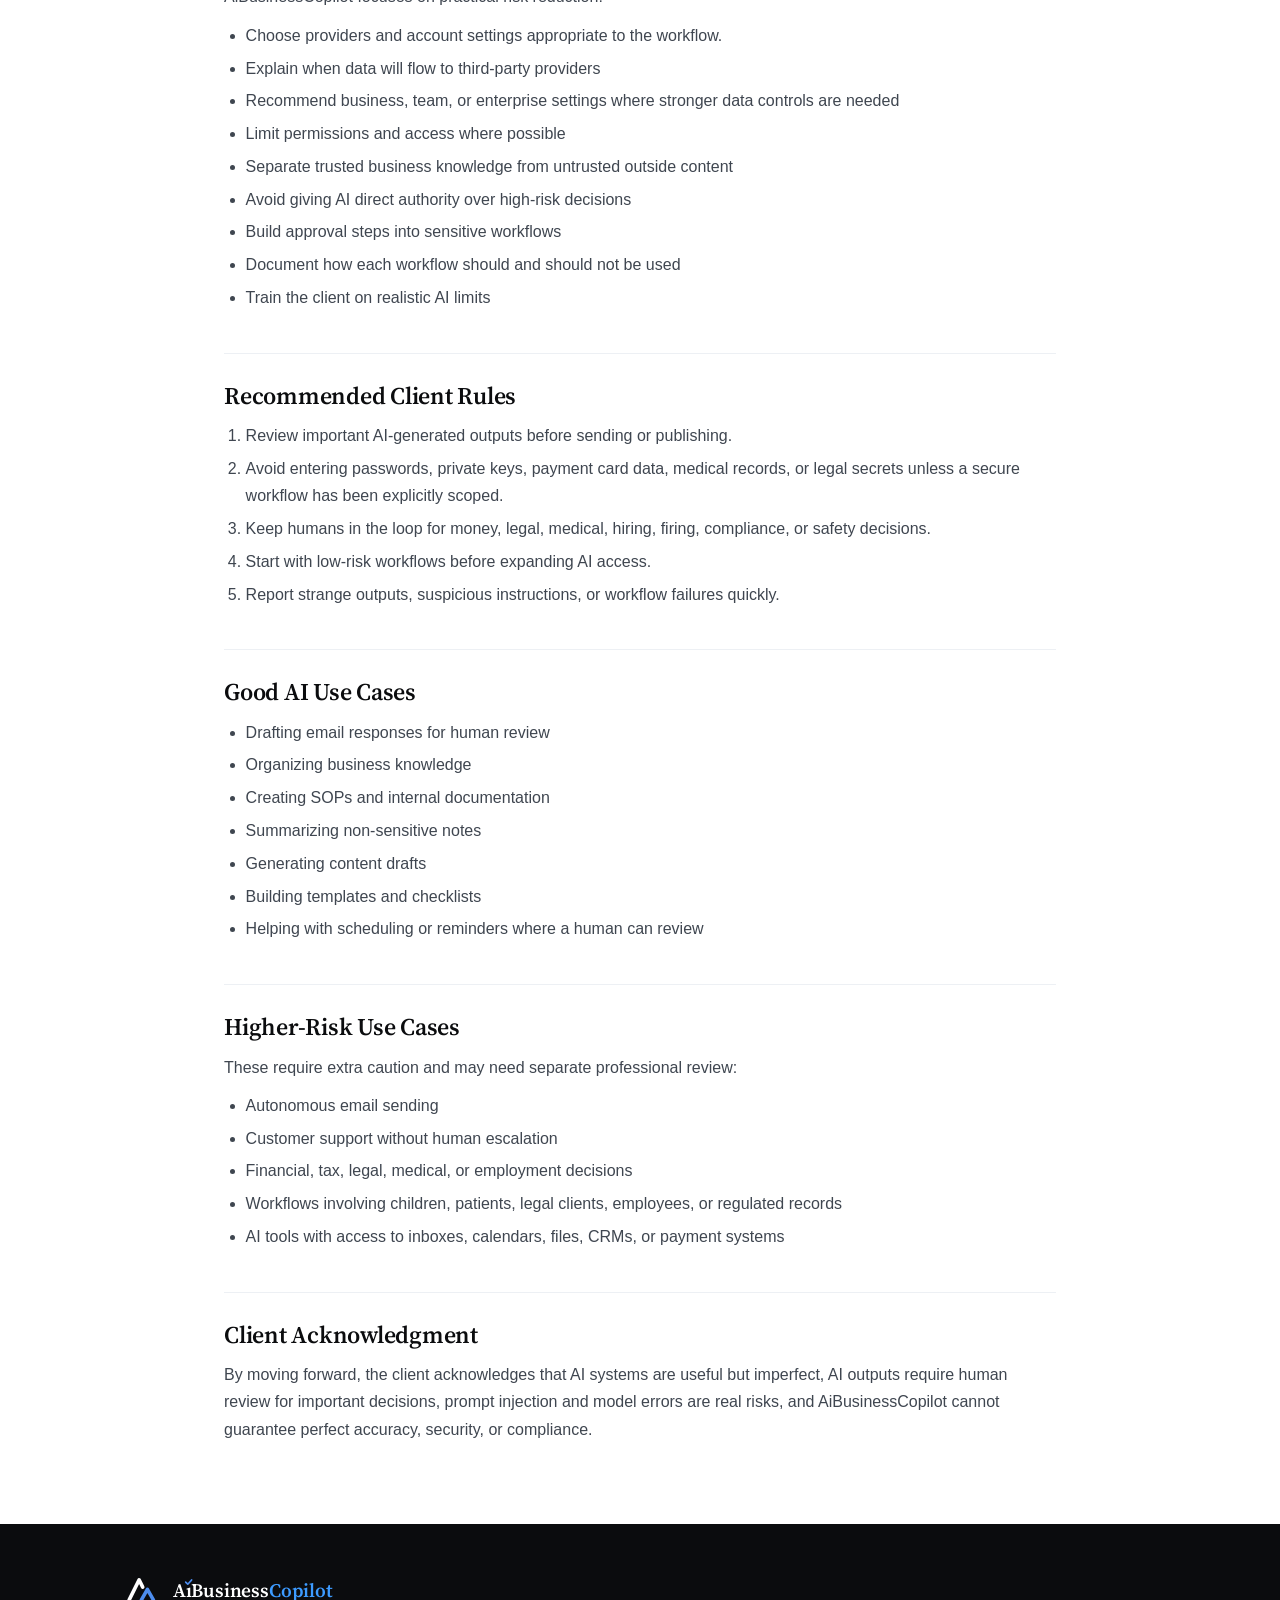
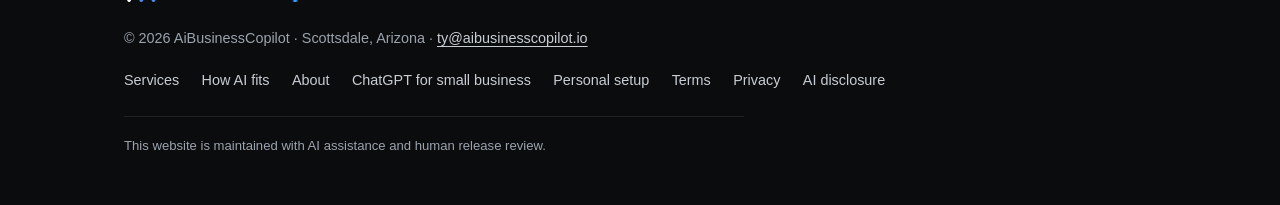
<file: ai-disclosure.html>
<!DOCTYPE html>
<html lang="en">
<head>
    <meta charset="UTF-8">
    <meta name="viewport" content="width=device-width, initial-scale=1.0">
    <title>AI Risk Disclosure — AiBusinessCopilot</title>
    <meta name="description" content="Understand AI limitations, third-party processing, human review, and the risks that must be considered when implementing business workflows.">
    <link rel="canonical" href="https://aibusinesscopilot.io/ai-disclosure.html">
    <meta property="og:title" content="AI Risk Disclosure — AiBusinessCopilot">
    <meta property="og:description" content="Understand AI limitations, third-party processing, human review, and the risks that must be considered when implementing business workflows.">
    <meta property="og:type" content="website">
    <meta property="og:url" content="https://aibusinesscopilot.io/ai-disclosure.html">
    <meta property="og:image" content="https://aibusinesscopilot.io/social-card-workflows.png">
    <meta property="og:image:width" content="1200">
    <meta property="og:image:height" content="630">
    <meta property="og:image:alt" content="Save time. Reduce costs. Improve how work gets done. AI implementation for established teams — AiBusinessCopilot">
    <meta name="twitter:card" content="summary_large_image">
    <meta name="twitter:title" content="AI Risk Disclosure — AiBusinessCopilot">
    <meta name="twitter:description" content="Understand AI limitations, third-party processing, human review, and the risks that must be considered when implementing business workflows.">
    <meta name="twitter:image" content="https://aibusinesscopilot.io/social-card-workflows.png">
    <link rel="icon" href="favicon.svg" type="image/svg+xml">
    <link rel="icon" href="favicon-32.png" type="image/png" sizes="32x32">
    <link rel="apple-touch-icon" href="apple-touch-icon.png">
    <link rel="preconnect" href="https://fonts.googleapis.com">
    <link rel="preconnect" href="https://fonts.gstatic.com" crossorigin>
    <link href="https://fonts.googleapis.com/css2?family=Source+Serif+4:opsz,wght@8..60,500;8..60,600&amp;display=swap" rel="preload" as="style" onload="this.onload=null;this.rel='stylesheet'">
    <noscript><link href="https://fonts.googleapis.com/css2?family=Source+Serif+4:opsz,wght@8..60,500;8..60,600&amp;display=swap" rel="stylesheet"></noscript>

    <link rel="stylesheet" href="site.css">

</head>
<body>
    <a class="skip-link" href="#main-content">Skip to content</a>
    <nav aria-label="Primary" class="policy-nav">
        <div class="container">
            <a href="/" class="logo" aria-label="AiBusinessCopilot home"><svg class="logo-mark" viewBox="0 0 100 100" aria-hidden="true"><path d="M14 78 L42 22 L52 42" fill="none" stroke="#0B0C0E" stroke-width="11" stroke-linecap="round" stroke-linejoin="round"/><path d="M48 78 L65 48 L82 78" fill="none" stroke="#0B63E5" stroke-width="11" stroke-linecap="round" stroke-linejoin="round"/></svg><span class="logo-word" style="color:var(--ink);">A<span style="position:relative;color:var(--ink);">ı<svg viewBox="0 0 26 20" aria-hidden="true" style="position:absolute;top:0.13em;left:50%;transform:translateX(-54%);width:0.42em;height:0.32em;"><path d="M3 10 L10 17 L23 3" fill="none" stroke="#0B63E5" stroke-width="5.5" stroke-linecap="round" stroke-linejoin="round"/></svg></span>Business<span>Copilot</span></span></a>
            <div class="nav-actions">
                <div class="primary-links"><a href="/" class="nav-link">Home</a> <a href="terms.html" class="nav-link">Terms</a> <a href="privacy.html" class="nav-link">Privacy</a> <a href="ai-disclosure.html" class="nav-link" aria-current="page">AI disclosure</a></div>

            </div>
        </div>
    </nav>
    <main id="main-content">
        <article class="legal-card">
            <div class="eyebrow">AI Use</div>
            <h1>AI Risk Disclosure</h1>
            <p class="updated">Last updated: September 4, 2026</p>
            <div class="notice">
                <p><strong>Simple summary:</strong> AI may reduce manual work and save time. It can also make mistakes and expose information. A careful setup uses clear access limits, human review, appropriate data handling, and staged rollout.</p>
            </div>
            <h2>Simple Summary</h2>
            <p>AiBusinessCopilot helps businesses set up practical AI systems using established third-party tools and sensible guardrails. That may involve providers such as OpenAI, Anthropic, Google, or similar platforms.</p>
            <p>Using these systems means some client data, prompts, files, messages, documents, or workflow content may be processed by those third-party providers under their own terms, privacy policies, and account settings. They remain external providers.</p>
            <p>We design workflows to reduce risk, but any AI system that reads emails, documents, websites, forms, or messages can still be exposed to bad instructions, inaccurate information, or prompt injection attempts.</p>
            <h2>Key Risks</h2>
            <h3>1. AI can be wrong</h3>
            <p>AI tools can generate answers that sound confident but are inaccurate, outdated, incomplete, or inappropriate for your situation. Important outputs should be reviewed by a human before use.</p>
            <h3>2. Untrusted content can manipulate AI systems.</h3>
            <p>If an AI system reads untrusted content — emails, webpages, PDFs, customer messages, calendar invites, shared docs, or scraped internet content — that content may contain hidden or direct instructions designed to manipulate the AI.</p>
            <p>Guardrails reduce risk but cannot guarantee perfect immunity.</p>
            <h3>3. AI may expose or misuse sensitive information if configured poorly</h3>
            <p>AI tools should not be given unnecessary access to private data, credentials, payment information, regulated records, or confidential materials.</p>
            <p>We recommend least-privilege access, limited integrations, and staged rollout.</p>
            <h3>4. Automations can fail</h3>
            <p>Automated workflows can break because of API changes, account permissions, billing issues, tool outages, bad inputs, or model behavior changes. Important automations should be monitored and tested before relying on them fully.</p>
            <h3>5. Third-party platforms process data and can change</h3>
            <p>Most AI systems depend on external providers like OpenAI, Anthropic, Google, Notion, Zapier, Make, or other SaaS tools. Client data may be transmitted to these services when workflows use them. These providers can also change prices, features, limits, models, data settings, or terms.</p>
            <h2>Our Approach</h2>
            <p>AiBusinessCopilot focuses on practical risk reduction:</p>
            <ul>
                <li>Choose providers and account settings appropriate to the workflow.</li>
                <li>Explain when data will flow to third-party providers</li>
                <li>Recommend business, team, or enterprise settings where stronger data controls are needed</li>
                <li>Limit permissions and access where possible</li>
                <li>Separate trusted business knowledge from untrusted outside content</li>
                <li>Avoid giving AI direct authority over high-risk decisions</li>
                <li>Build approval steps into sensitive workflows</li>
                <li>Document how each workflow should and should not be used</li>
                <li>Train the client on realistic AI limits</li>
            </ul>
            <h2>Recommended Client Rules</h2>
            <ol>
                <li>Review important AI-generated outputs before sending or publishing.</li>
                <li>Avoid entering passwords, private keys, payment card data, medical records, or legal secrets unless a secure workflow has been explicitly scoped.</li>
                <li>Keep humans in the loop for money, legal, medical, hiring, firing, compliance, or safety decisions.</li>
                <li>Start with low-risk workflows before expanding AI access.</li>
                <li>Report strange outputs, suspicious instructions, or workflow failures quickly.</li>
            </ol>
            <h2>Good AI Use Cases</h2>
            <ul>
                <li>Drafting email responses for human review</li>
                <li>Organizing business knowledge</li>
                <li>Creating SOPs and internal documentation</li>
                <li>Summarizing non-sensitive notes</li>
                <li>Generating content drafts</li>
                <li>Building templates and checklists</li>
                <li>Helping with scheduling or reminders where a human can review</li>
            </ul>
            <h2>Higher-Risk Use Cases</h2>
            <p>These require extra caution and may need separate professional review:</p>
            <ul>
                <li>Autonomous email sending</li>
                <li>Customer support without human escalation</li>
                <li>Financial, tax, legal, medical, or employment decisions</li>
                <li>Workflows involving children, patients, legal clients, employees, or regulated records</li>
                <li>AI tools with access to inboxes, calendars, files, CRMs, or payment systems</li>
            </ul>
            <h2>Client Acknowledgment</h2>
            <p>By moving forward, the client acknowledges that AI systems are useful but imperfect, AI outputs require human review for important decisions, prompt injection and model errors are real risks, and AiBusinessCopilot cannot guarantee perfect accuracy, security, or compliance.</p>
        </article>
    </main>
    <footer>
        <div class="container">
            <a href="/" class="footer-brand" aria-label="AiBusinessCopilot home">
                <svg class="fb-mark" viewBox="0 0 100 100" role="img" aria-label="AiBusinessCopilot logo"><path d="M14 78 L42 22 L52 42" fill="none" stroke="#FFFFFF" stroke-width="10" stroke-linecap="round" stroke-linejoin="round"/><path d="M48 78 L65 48 L82 78" fill="none" stroke="#4D8DEE" stroke-width="10" stroke-linecap="round" stroke-linejoin="round"/></svg>
                <div class="fb-name">A<span style="position:relative;color:#fff;">ı<svg viewBox="0 0 26 20" aria-hidden="true" style="position:absolute;top:0.13em;left:50%;transform:translateX(-54%);width:0.42em;height:0.32em;"><path d="M3 10 L10 17 L23 3" fill="none" stroke="#4D8DEE" stroke-width="5.5" stroke-linecap="round" stroke-linejoin="round"/></svg></span>Business<span>Copilot</span></div>
            </a>
            <p>&copy; 2026 AiBusinessCopilot &middot; Scottsdale, Arizona &middot; <a href="mailto:ty@aibusinesscopilot.io">ty@aibusinesscopilot.io</a></p>
            <div class="links">
                <a href="services.html">Services</a>
                <a href="ai-assistants.html">How AI fits</a>
                <a href="about.html">About</a>
                <a href="chatgpt-for-small-business.html">ChatGPT for small business</a>
                <a href="personal-ai-assistant.html">Personal setup</a>
                <a href="terms.html">Terms</a>
                <a href="privacy.html">Privacy</a>
                <a href="ai-disclosure.html">AI disclosure</a>
            </div>
            <p class="agent-badge">This website is maintained with AI assistance and human release review.</p>
        </div>
    </footer>
</body>
</html>
</file>
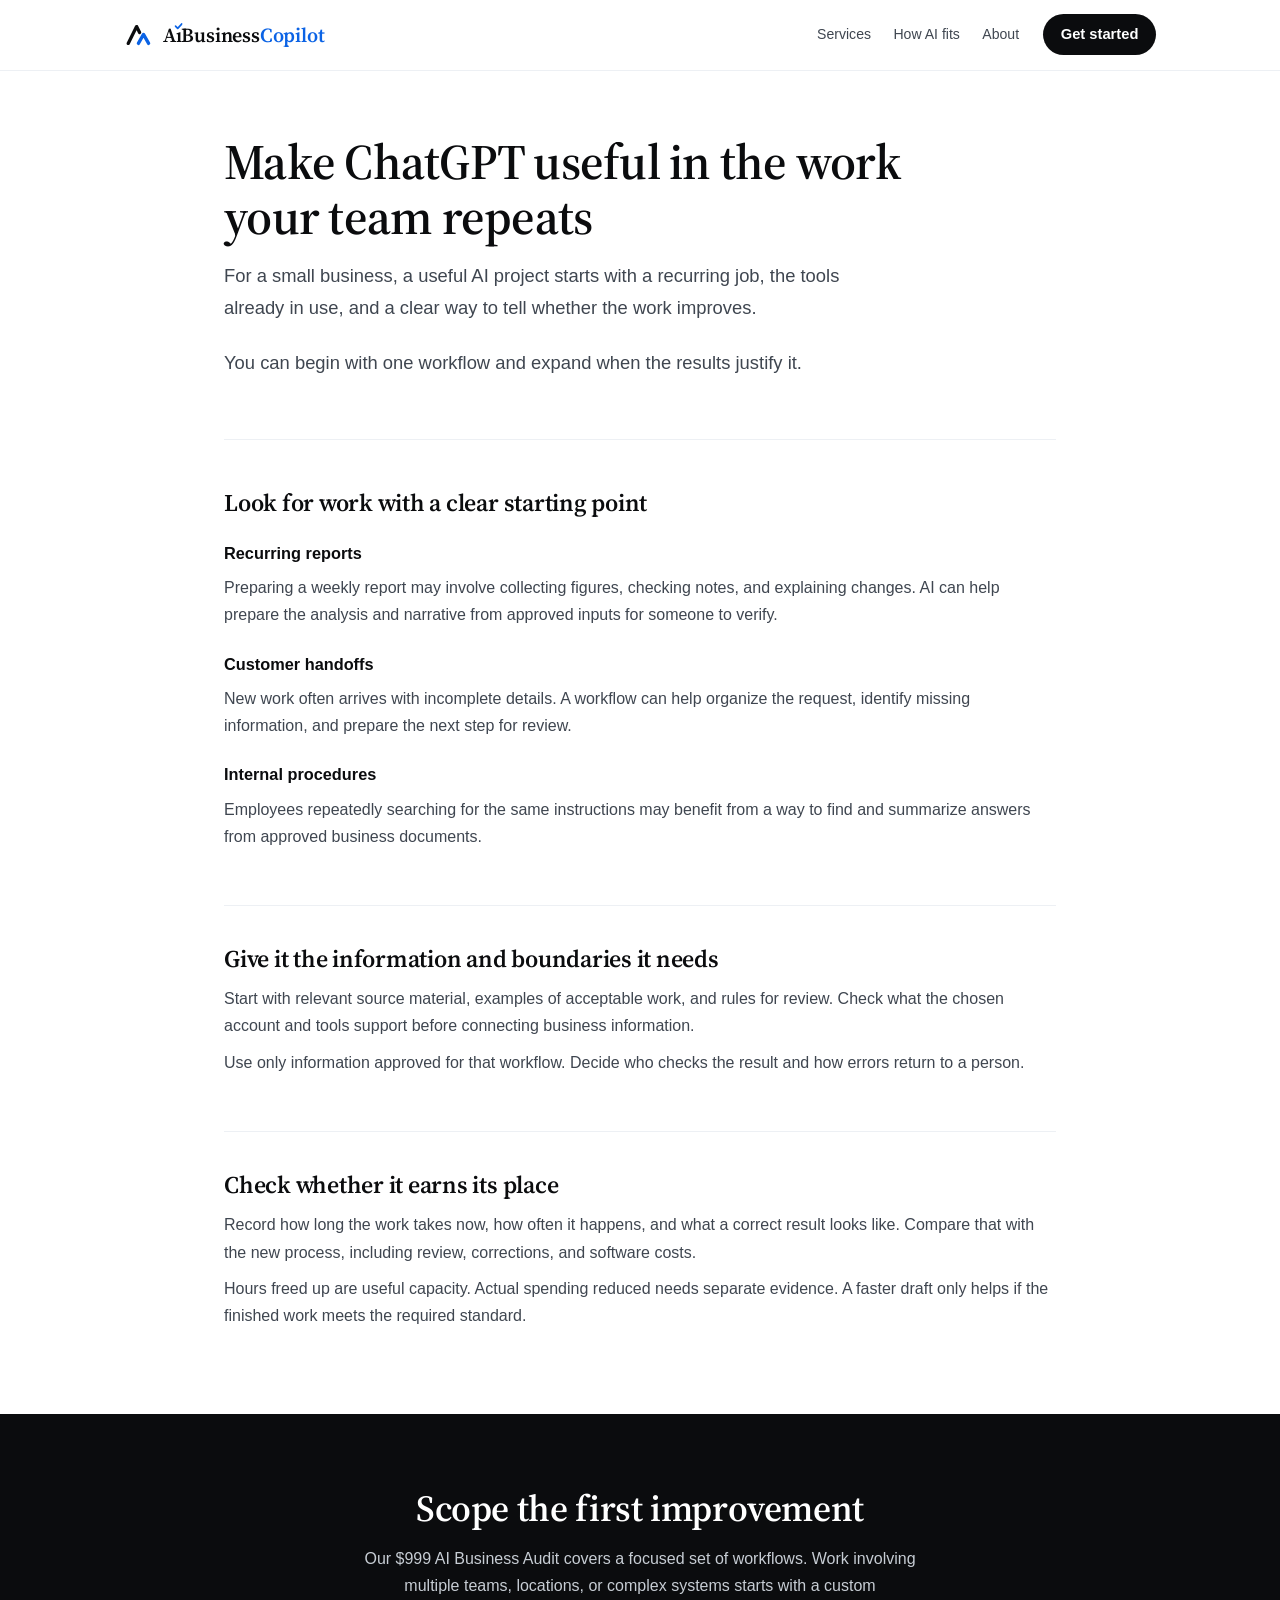
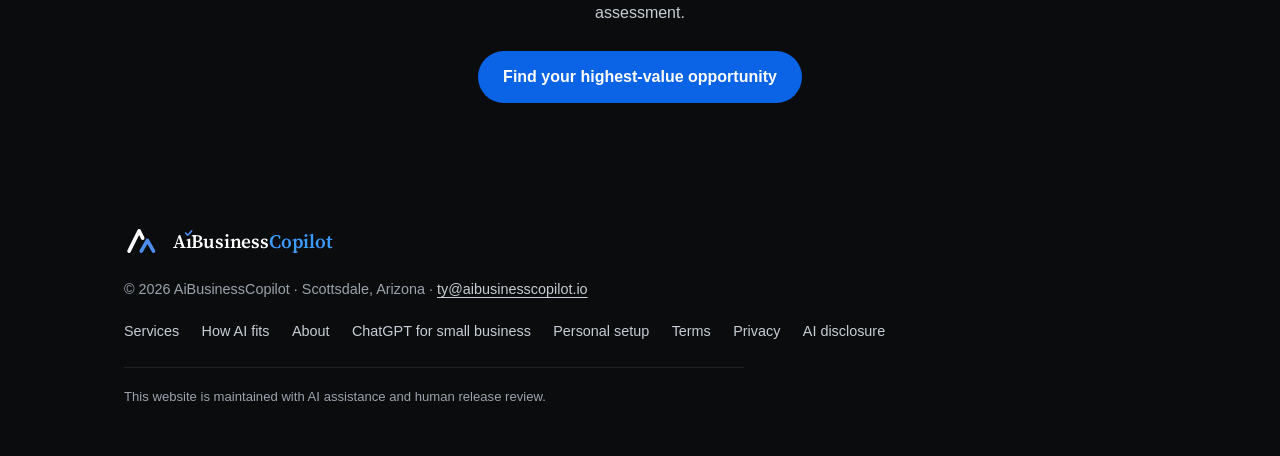
<file: chatgpt-for-small-business.html>
<!DOCTYPE html>
<html lang="en">
<head>
    <meta charset="UTF-8">
    <meta name="viewport" content="width=device-width, initial-scale=1.0">
    <title>ChatGPT for Small Business — AiBusinessCopilot</title>
    <meta name="description" content="Find a useful first AI workflow for a small team. Start with existing systems, define review rules, and compare time, quality, and costs.">
    <link rel="canonical" href="https://aibusinesscopilot.io/chatgpt-for-small-business.html">
    <meta property="og:title" content="ChatGPT for Small Business — AiBusinessCopilot">
    <meta property="og:description" content="Find a useful first AI workflow for a small team. Start with existing systems, define review rules, and compare time, quality, and costs.">
    <meta property="og:type" content="article">
    <meta property="og:url" content="https://aibusinesscopilot.io/chatgpt-for-small-business.html">
    <meta property="og:image" content="https://aibusinesscopilot.io/social-card-workflows.png">
    <meta property="og:image:width" content="1200">
    <meta property="og:image:height" content="630">
    <meta property="og:image:alt" content="Save time. Reduce costs. Improve how work gets done. AI implementation for established teams — AiBusinessCopilot">
    <meta name="twitter:card" content="summary_large_image">
    <meta name="twitter:title" content="ChatGPT for Small Business — AiBusinessCopilot">
    <meta name="twitter:description" content="Find a useful first AI workflow for a small team. Start with existing systems, define review rules, and compare time, quality, and costs.">
    <meta name="twitter:image" content="https://aibusinesscopilot.io/social-card-workflows.png">
    <script type="application/ld+json">
{
  "@context": "https://schema.org",
  "@type": "Article",
  "headline": "Make ChatGPT useful in the work your team repeats",
  "description": "Find a useful first AI workflow for a small team. Start with existing systems, define review rules, and compare time, quality, and costs.",
  "author": {
    "@type": "Organization",
    "name": "AiBusinessCopilot"
  },
  "publisher": {
    "@type": "Organization",
    "name": "AiBusinessCopilot",
    "logo": {
      "@type": "ImageObject",
      "url": "https://aibusinesscopilot.io/apple-touch-icon.png"
    }
  },
  "mainEntityOfPage": "https://aibusinesscopilot.io/chatgpt-for-small-business.html",
  "datePublished": "2026-06-13",
  "dateModified": "2026-09-04"
}
    </script>
    <link rel="icon" href="favicon.svg" type="image/svg+xml">
    <link rel="icon" href="favicon-32.png" type="image/png" sizes="32x32">
    <link rel="apple-touch-icon" href="apple-touch-icon.png">
    <link rel="preconnect" href="https://fonts.googleapis.com">
    <link rel="preconnect" href="https://fonts.gstatic.com" crossorigin>
    <link href="https://fonts.googleapis.com/css2?family=Source+Serif+4:opsz,wght@8..60,500;8..60,600&amp;display=swap" rel="preload" as="style" onload="this.onload=null;this.rel='stylesheet'">
    <noscript><link href="https://fonts.googleapis.com/css2?family=Source+Serif+4:opsz,wght@8..60,500;8..60,600&amp;display=swap" rel="stylesheet"></noscript>
    <link rel="stylesheet" href="site.css">
</head>
<body>
    <a class="skip-link" href="#main-content">Skip to content</a>
    <nav aria-label="Primary">
        <div class="container">
            <a href="/" class="logo" aria-label="AiBusinessCopilot home"><svg class="logo-mark" viewBox="0 0 100 100" aria-hidden="true"><path d="M14 78 L42 22 L52 42" fill="none" stroke="#0B0C0E" stroke-width="11" stroke-linecap="round" stroke-linejoin="round"/><path d="M48 78 L65 48 L82 78" fill="none" stroke="#0B63E5" stroke-width="11" stroke-linecap="round" stroke-linejoin="round"/></svg><span class="logo-word" style="color:var(--ink);">A<span style="position:relative;color:var(--ink);">ı<svg viewBox="0 0 26 20" aria-hidden="true" style="position:absolute;top:0.13em;left:50%;transform:translateX(-54%);width:0.42em;height:0.32em;"><path d="M3 10 L10 17 L23 3" fill="none" stroke="#0B63E5" stroke-width="5.5" stroke-linecap="round" stroke-linejoin="round"/></svg></span>Business<span>Copilot</span></span></a>
            <div class="nav-actions">
                <div class="primary-links"><a href="services.html" class="nav-link">Services</a> <a href="ai-assistants.html" class="nav-link">How AI fits</a> <a href="about.html" class="nav-link">About</a></div>
                <a href="https://docs.google.com/forms/d/e/1FAIpQLSdFFl5u6WnTNpVYOfVQvCAf3JeHsFbnt8GaftJ_0jQG6UOvNA/viewform" class="nav-cta">Get started</a>
            </div>
        </div>
    </nav>
    <main id="main-content">
        <header class="hero-card">
            <h1>Make ChatGPT useful in the work your team repeats</h1>
            <p class="lead">For a small business, a useful AI project starts with a recurring job, the tools already in use, and a clear way to tell whether the work improves.</p>
            <p class="lead">You can begin with one workflow and expand when the results justify it.</p>
        </header>
        <section class="section">
            <h2>Look for work with a clear starting point</h2>
            <h3>Recurring reports</h3>
            <p>Preparing a weekly report may involve collecting figures, checking notes, and explaining changes. AI can help prepare the analysis and narrative from approved inputs for someone to verify.</p>
            <h3>Customer handoffs</h3>
            <p>New work often arrives with incomplete details. A workflow can help organize the request, identify missing information, and prepare the next step for review.</p>
            <h3>Internal procedures</h3>
            <p>Employees repeatedly searching for the same instructions may benefit from a way to find and summarize answers from approved business documents.</p>
        </section>
        <section class="section">
            <h2>Give it the information and boundaries it needs</h2>
            <p>Start with relevant source material, examples of acceptable work, and rules for review. Check what the chosen account and tools support before connecting business information.</p>
            <p>Use only information approved for that workflow. Decide who checks the result and how errors return to a person.</p>
        </section>
        <section class="section">
            <h2>Check whether it earns its place</h2>
            <p>Record how long the work takes now, how often it happens, and what a correct result looks like. Compare that with the new process, including review, corrections, and software costs.</p>
            <p>Hours freed up are useful capacity. Actual spending reduced needs separate evidence. A faster draft only helps if the finished work meets the required standard.</p>
        </section>
        <section class="section cta">
            <h2>Scope the first improvement</h2>
            <p>Our $999 AI Business Audit covers a focused set of workflows. Work involving multiple teams, locations, or complex systems starts with a custom assessment.</p>
            <a class="btn" href="https://docs.google.com/forms/d/e/1FAIpQLSdFFl5u6WnTNpVYOfVQvCAf3JeHsFbnt8GaftJ_0jQG6UOvNA/viewform">Find your highest-value opportunity</a>
        </section>
    </main>
    <footer>
        <div class="container">
            <a href="/" class="footer-brand" aria-label="AiBusinessCopilot home">
                <svg class="fb-mark" viewBox="0 0 100 100" role="img" aria-label="AiBusinessCopilot logo"><path d="M14 78 L42 22 L52 42" fill="none" stroke="#FFFFFF" stroke-width="10" stroke-linecap="round" stroke-linejoin="round"/><path d="M48 78 L65 48 L82 78" fill="none" stroke="#4D8DEE" stroke-width="10" stroke-linecap="round" stroke-linejoin="round"/></svg>
                <div class="fb-name">A<span style="position:relative;color:#fff;">ı<svg viewBox="0 0 26 20" aria-hidden="true" style="position:absolute;top:0.13em;left:50%;transform:translateX(-54%);width:0.42em;height:0.32em;"><path d="M3 10 L10 17 L23 3" fill="none" stroke="#4D8DEE" stroke-width="5.5" stroke-linecap="round" stroke-linejoin="round"/></svg></span>Business<span>Copilot</span></div>
            </a>
            <p>&copy; 2026 AiBusinessCopilot &middot; Scottsdale, Arizona &middot; <a href="mailto:ty@aibusinesscopilot.io">ty@aibusinesscopilot.io</a></p>
            <div class="links">
                <a href="services.html">Services</a>
                <a href="ai-assistants.html">How AI fits</a>
                <a href="about.html">About</a>
                <a href="chatgpt-for-small-business.html">ChatGPT for small business</a>
                <a href="personal-ai-assistant.html">Personal setup</a>
                <a href="terms.html">Terms</a>
                <a href="privacy.html">Privacy</a>
                <a href="ai-disclosure.html">AI disclosure</a>
            </div>
            <p class="agent-badge">This website is maintained with AI assistance and human release review.</p>
        </div>
    </footer>
</body>
</html>
</file>
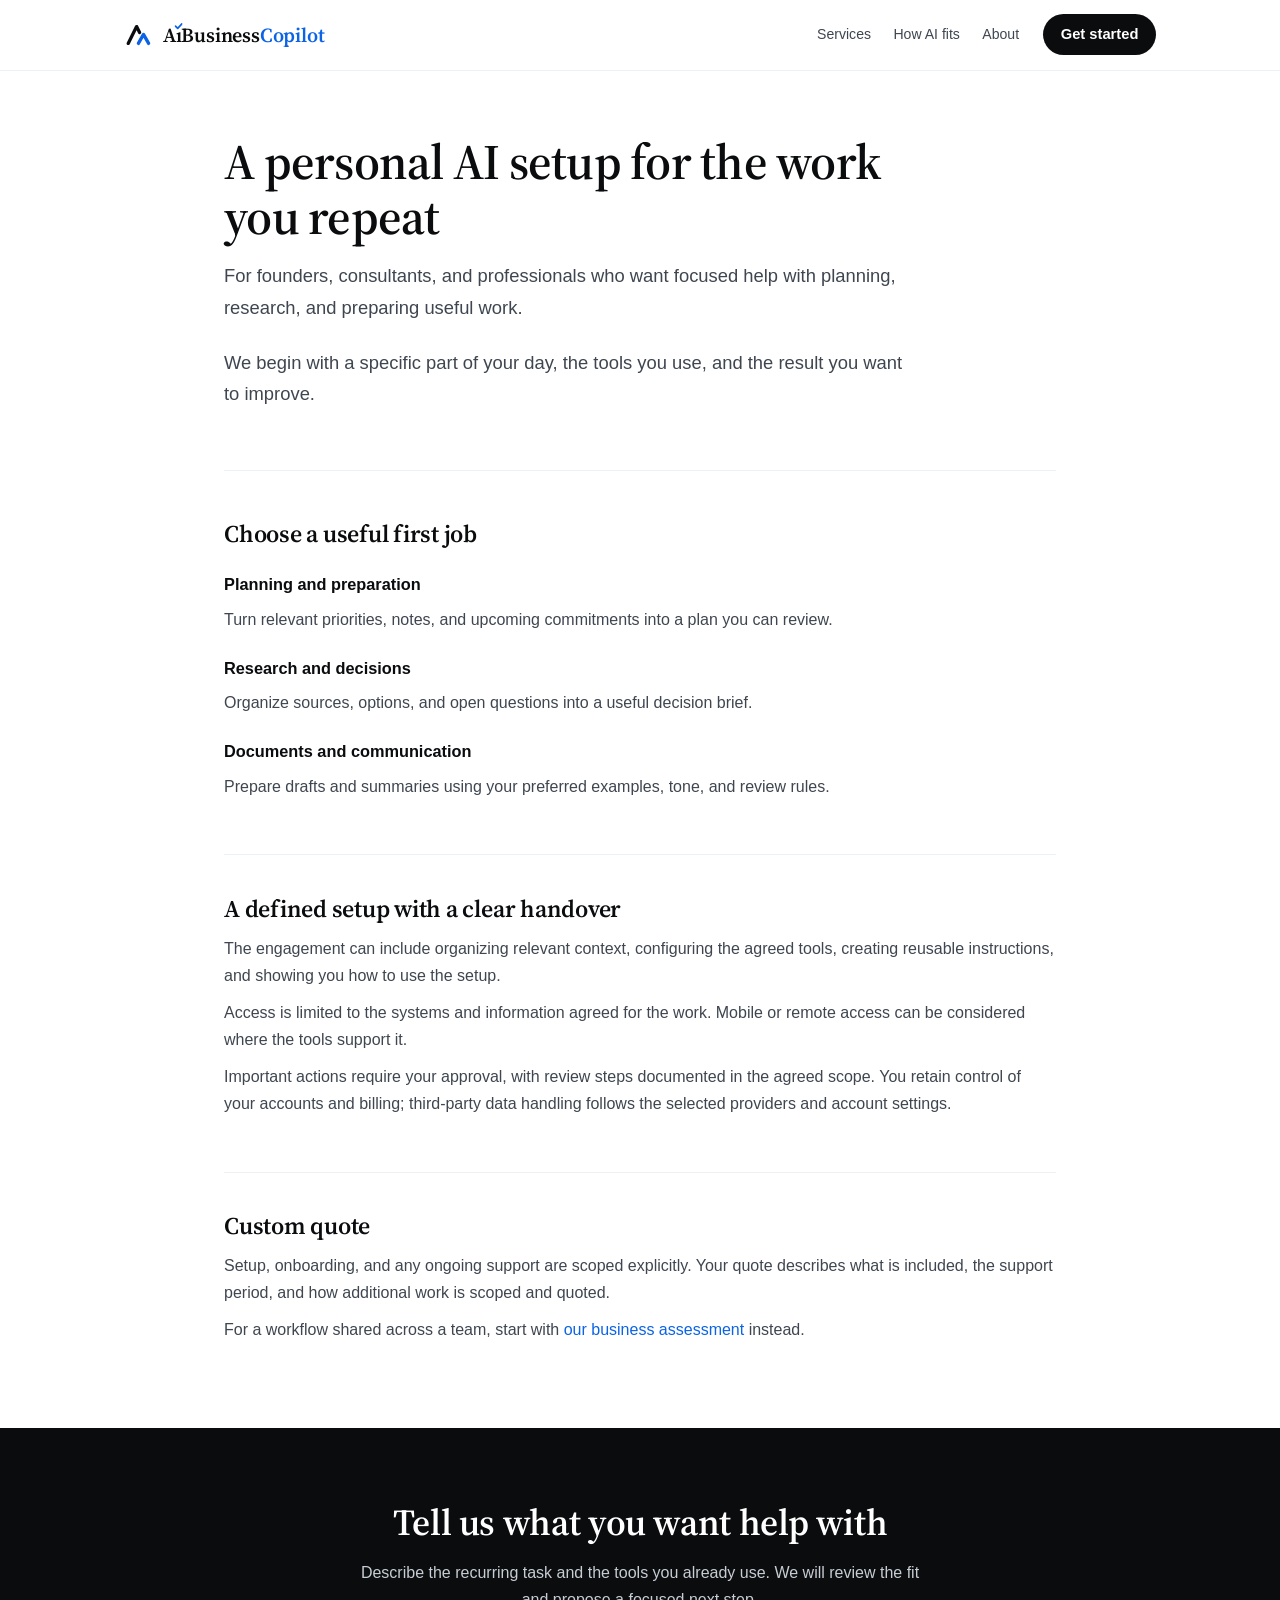
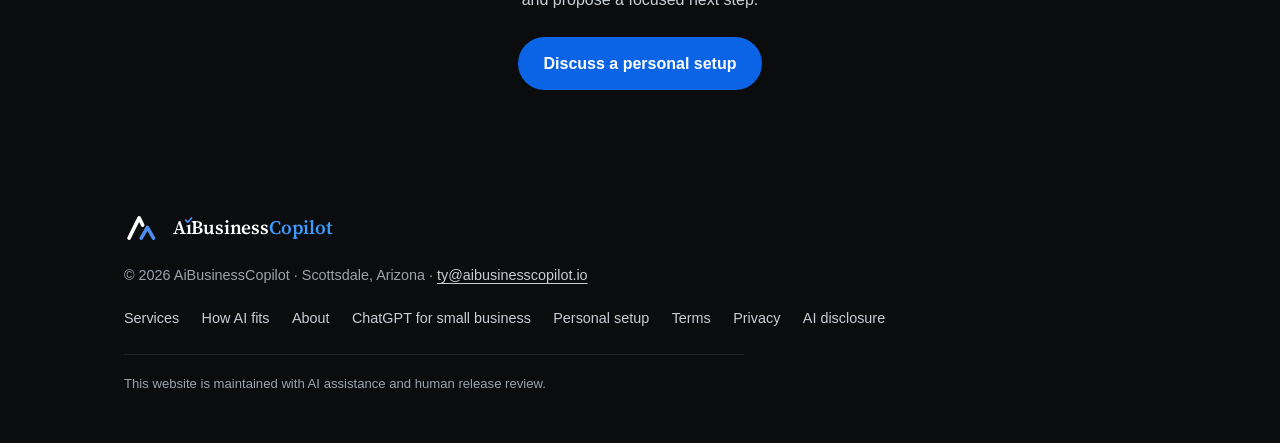
<file: personal-ai-assistant.html>
<!DOCTYPE html>
<html lang="en">
<head>
    <meta charset="UTF-8">
    <meta name="viewport" content="width=device-width, initial-scale=1.0">
    <title>Personal AI Assistant Setup — AiBusinessCopilot</title>
    <meta name="description" content="A focused AI setup for professional planning, research, and document work, with a custom quote and clearly scoped onboarding and support.">
    <link rel="canonical" href="https://aibusinesscopilot.io/personal-ai-assistant.html">
    <meta property="og:title" content="Personal AI Assistant Setup — AiBusinessCopilot">
    <meta property="og:description" content="A focused AI setup for professional planning, research, and document work, with a custom quote and clearly scoped onboarding and support.">
    <meta property="og:type" content="article">
    <meta property="og:url" content="https://aibusinesscopilot.io/personal-ai-assistant.html">
    <meta property="og:image" content="https://aibusinesscopilot.io/social-card-workflows.png">
    <meta property="og:image:width" content="1200">
    <meta property="og:image:height" content="630">
    <meta property="og:image:alt" content="Save time. Reduce costs. Improve how work gets done. AI implementation for established teams — AiBusinessCopilot">
    <meta name="twitter:card" content="summary_large_image">
    <meta name="twitter:title" content="Personal AI Assistant Setup — AiBusinessCopilot">
    <meta name="twitter:description" content="A focused AI setup for professional planning, research, and document work, with a custom quote and clearly scoped onboarding and support.">
    <meta name="twitter:image" content="https://aibusinesscopilot.io/social-card-workflows.png">
    <script type="application/ld+json">
[
  {
    "@context": "https://schema.org",
    "@type": "Article",
    "headline": "A personal AI setup for the work you repeat",
    "description": "A focused AI setup for professional planning, research, and document work, with a custom quote and clearly scoped onboarding and support.",
    "author": {
      "@type": "Organization",
      "name": "AiBusinessCopilot"
    },
    "publisher": {
      "@type": "Organization",
      "name": "AiBusinessCopilot",
      "logo": {
        "@type": "ImageObject",
        "url": "https://aibusinesscopilot.io/apple-touch-icon.png"
      }
    },
    "mainEntityOfPage": "https://aibusinesscopilot.io/personal-ai-assistant.html",
    "datePublished": "2026-06-15",
    "dateModified": "2026-09-04"
  },
  {
    "@context": "https://schema.org",
    "@type": "Service",
    "name": "Personal AI Assistant Setup",
    "serviceType": "Personal AI assistant setup",
    "provider": {
      "@type": "ProfessionalService",
      "name": "AiBusinessCopilot",
      "url": "https://aibusinesscopilot.io/",
      "email": "ty@aibusinesscopilot.io"
    },
    "areaServed": [
      "Scottsdale, Arizona",
      "Remote"
    ],
    "description": "A focused AI setup for professional planning, research, and document work, with a custom quote and clearly scoped onboarding and support."
  }
]
    </script>
    <link rel="icon" href="favicon.svg" type="image/svg+xml">
    <link rel="icon" href="favicon-32.png" type="image/png" sizes="32x32">
    <link rel="apple-touch-icon" href="apple-touch-icon.png">
    <link rel="preconnect" href="https://fonts.googleapis.com">
    <link rel="preconnect" href="https://fonts.gstatic.com" crossorigin>
    <link href="https://fonts.googleapis.com/css2?family=Source+Serif+4:opsz,wght@8..60,500;8..60,600&amp;display=swap" rel="preload" as="style" onload="this.onload=null;this.rel='stylesheet'">
    <noscript><link href="https://fonts.googleapis.com/css2?family=Source+Serif+4:opsz,wght@8..60,500;8..60,600&amp;display=swap" rel="stylesheet"></noscript>
    <link rel="stylesheet" href="site.css">
</head>
<body>
    <a class="skip-link" href="#main-content">Skip to content</a>
    <nav aria-label="Primary">
        <div class="container">
            <a href="/" class="logo" aria-label="AiBusinessCopilot home"><svg class="logo-mark" viewBox="0 0 100 100" aria-hidden="true"><path d="M14 78 L42 22 L52 42" fill="none" stroke="#0B0C0E" stroke-width="11" stroke-linecap="round" stroke-linejoin="round"/><path d="M48 78 L65 48 L82 78" fill="none" stroke="#0B63E5" stroke-width="11" stroke-linecap="round" stroke-linejoin="round"/></svg><span class="logo-word" style="color:var(--ink);">A<span style="position:relative;color:var(--ink);">ı<svg viewBox="0 0 26 20" aria-hidden="true" style="position:absolute;top:0.13em;left:50%;transform:translateX(-54%);width:0.42em;height:0.32em;"><path d="M3 10 L10 17 L23 3" fill="none" stroke="#0B63E5" stroke-width="5.5" stroke-linecap="round" stroke-linejoin="round"/></svg></span>Business<span>Copilot</span></span></a>
            <div class="nav-actions">
                <div class="primary-links"><a href="services.html" class="nav-link">Services</a> <a href="ai-assistants.html" class="nav-link">How AI fits</a> <a href="about.html" class="nav-link">About</a></div>
                <a href="https://docs.google.com/forms/d/e/1FAIpQLSe_dnGgEqA1tPTSFxJJhYj7CFBY_8x7wQQIu1WRUa4zdOwU_Q/viewform" class="nav-cta">Get started</a>
            </div>
        </div>
    </nav>
    <main id="main-content">
        <header class="hero-card">
            <h1>A personal AI setup for the work you repeat</h1>
            <p class="lead">For founders, consultants, and professionals who want focused help with planning, research, and preparing useful work.</p>
            <p class="lead">We begin with a specific part of your day, the tools you use, and the result you want to improve.</p>
        </header>
        <section class="section">
            <h2>Choose a useful first job</h2>
            <h3>Planning and preparation</h3>
            <p>Turn relevant priorities, notes, and upcoming commitments into a plan you can review.</p>
            <h3>Research and decisions</h3>
            <p>Organize sources, options, and open questions into a useful decision brief.</p>
            <h3>Documents and communication</h3>
            <p>Prepare drafts and summaries using your preferred examples, tone, and review rules.</p>
        </section>
        <section class="section">
            <h2>A defined setup with a clear handover</h2>
            <p>The engagement can include organizing relevant context, configuring the agreed tools, creating reusable instructions, and showing you how to use the setup.</p>
            <p>Access is limited to the systems and information agreed for the work. Mobile or remote access can be considered where the tools support it.</p>
            <p>Important actions require your approval, with review steps documented in the agreed scope. You retain control of your accounts and billing; third-party data handling follows the selected providers and account settings.</p>
        </section>
        <section class="section">
            <h2>Custom quote</h2>
            <p>Setup, onboarding, and any ongoing support are scoped explicitly. Your quote describes what is included, the support period, and how additional work is scoped and quoted.</p>
            <p>For a workflow shared across a team, start with <a href="services.html">our business assessment</a> instead.</p>
        </section>
        <section class="section cta">
            <h2>Tell us what you want help with</h2>
            <p>Describe the recurring task and the tools you already use. We will review the fit and propose a focused next step.</p>
            <a class="btn" href="https://docs.google.com/forms/d/e/1FAIpQLSe_dnGgEqA1tPTSFxJJhYj7CFBY_8x7wQQIu1WRUa4zdOwU_Q/viewform">Discuss a personal setup</a>
        </section>
    </main>
    <footer>
        <div class="container">
            <a href="/" class="footer-brand" aria-label="AiBusinessCopilot home">
                <svg class="fb-mark" viewBox="0 0 100 100" role="img" aria-label="AiBusinessCopilot logo"><path d="M14 78 L42 22 L52 42" fill="none" stroke="#FFFFFF" stroke-width="10" stroke-linecap="round" stroke-linejoin="round"/><path d="M48 78 L65 48 L82 78" fill="none" stroke="#4D8DEE" stroke-width="10" stroke-linecap="round" stroke-linejoin="round"/></svg>
                <div class="fb-name">A<span style="position:relative;color:#fff;">ı<svg viewBox="0 0 26 20" aria-hidden="true" style="position:absolute;top:0.13em;left:50%;transform:translateX(-54%);width:0.42em;height:0.32em;"><path d="M3 10 L10 17 L23 3" fill="none" stroke="#4D8DEE" stroke-width="5.5" stroke-linecap="round" stroke-linejoin="round"/></svg></span>Business<span>Copilot</span></div>
            </a>
            <p>&copy; 2026 AiBusinessCopilot &middot; Scottsdale, Arizona &middot; <a href="mailto:ty@aibusinesscopilot.io">ty@aibusinesscopilot.io</a></p>
            <div class="links">
                <a href="services.html">Services</a>
                <a href="ai-assistants.html">How AI fits</a>
                <a href="about.html">About</a>
                <a href="chatgpt-for-small-business.html">ChatGPT for small business</a>
                <a href="personal-ai-assistant.html">Personal setup</a>
                <a href="terms.html">Terms</a>
                <a href="privacy.html">Privacy</a>
                <a href="ai-disclosure.html">AI disclosure</a>
            </div>
            <p class="agent-badge">This website is maintained with AI assistance and human release review.</p>
        </div>
    </footer>
</body>
</html>
</file>
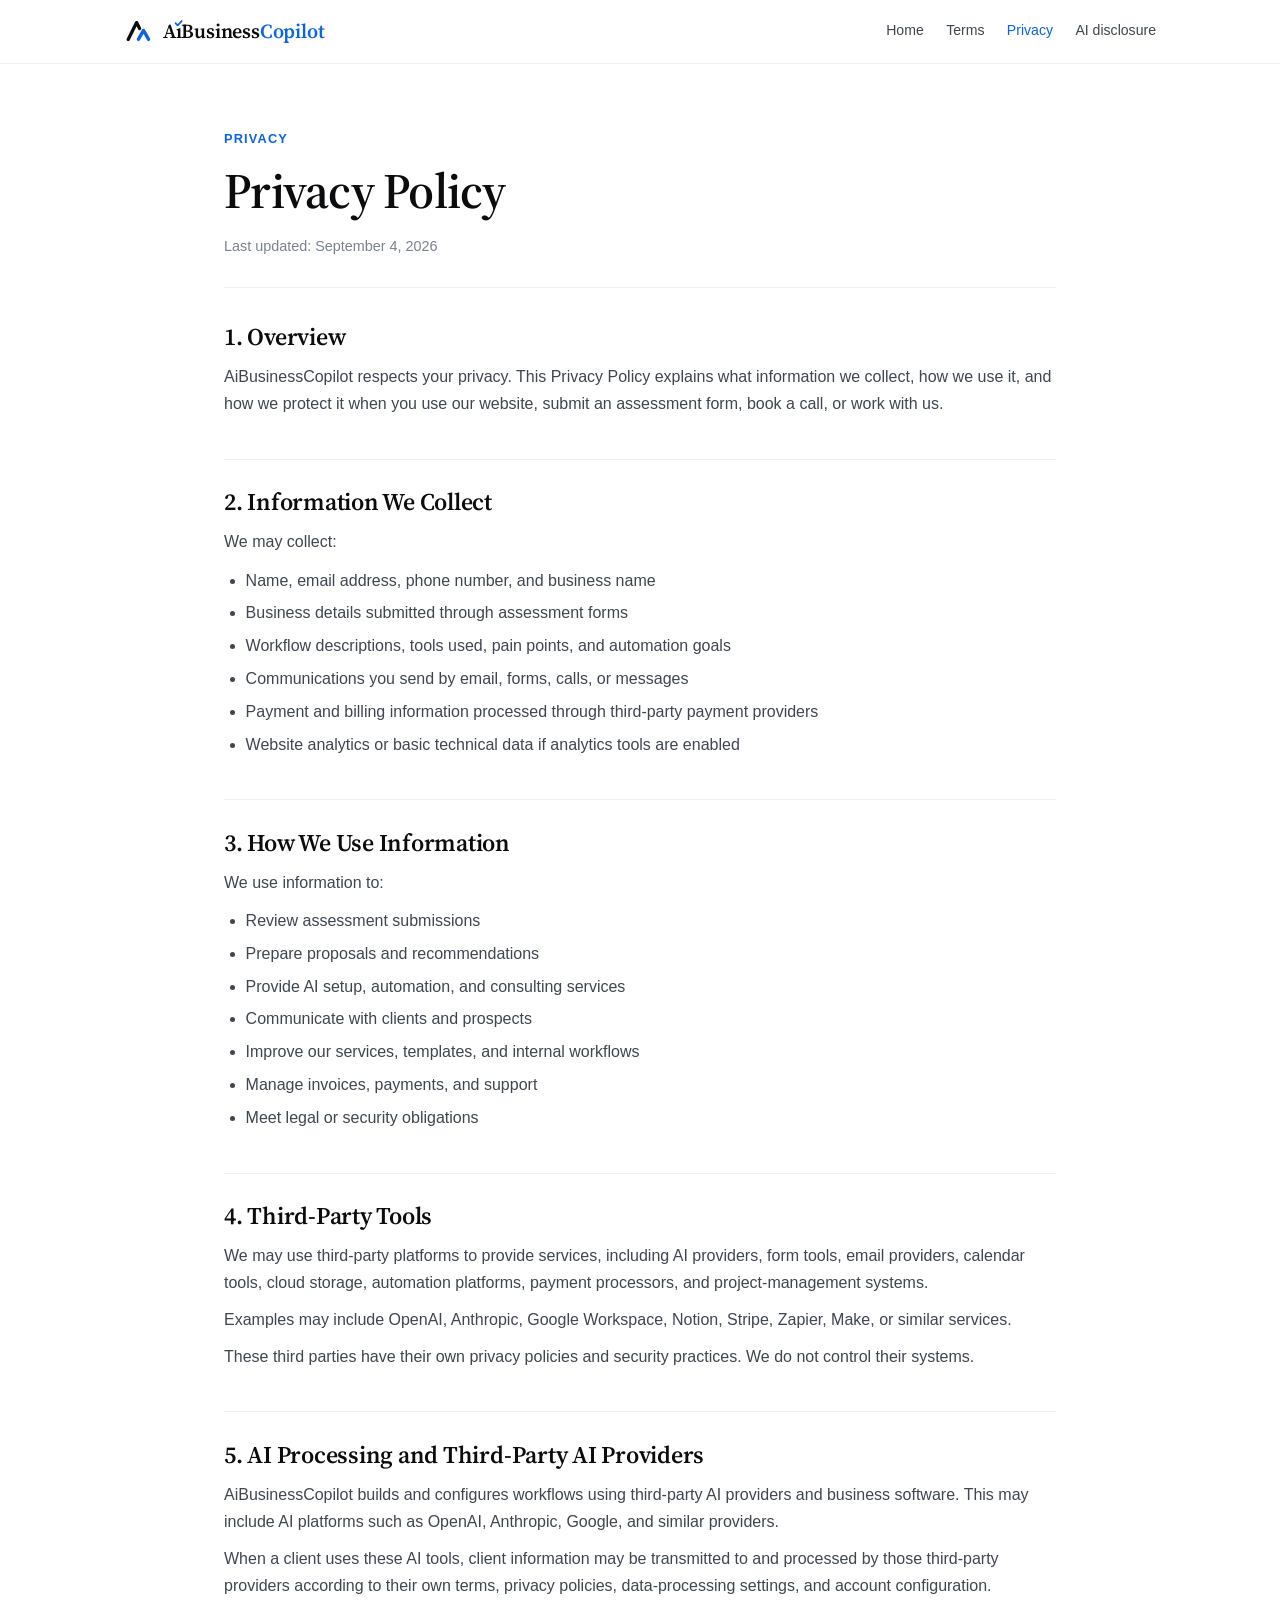
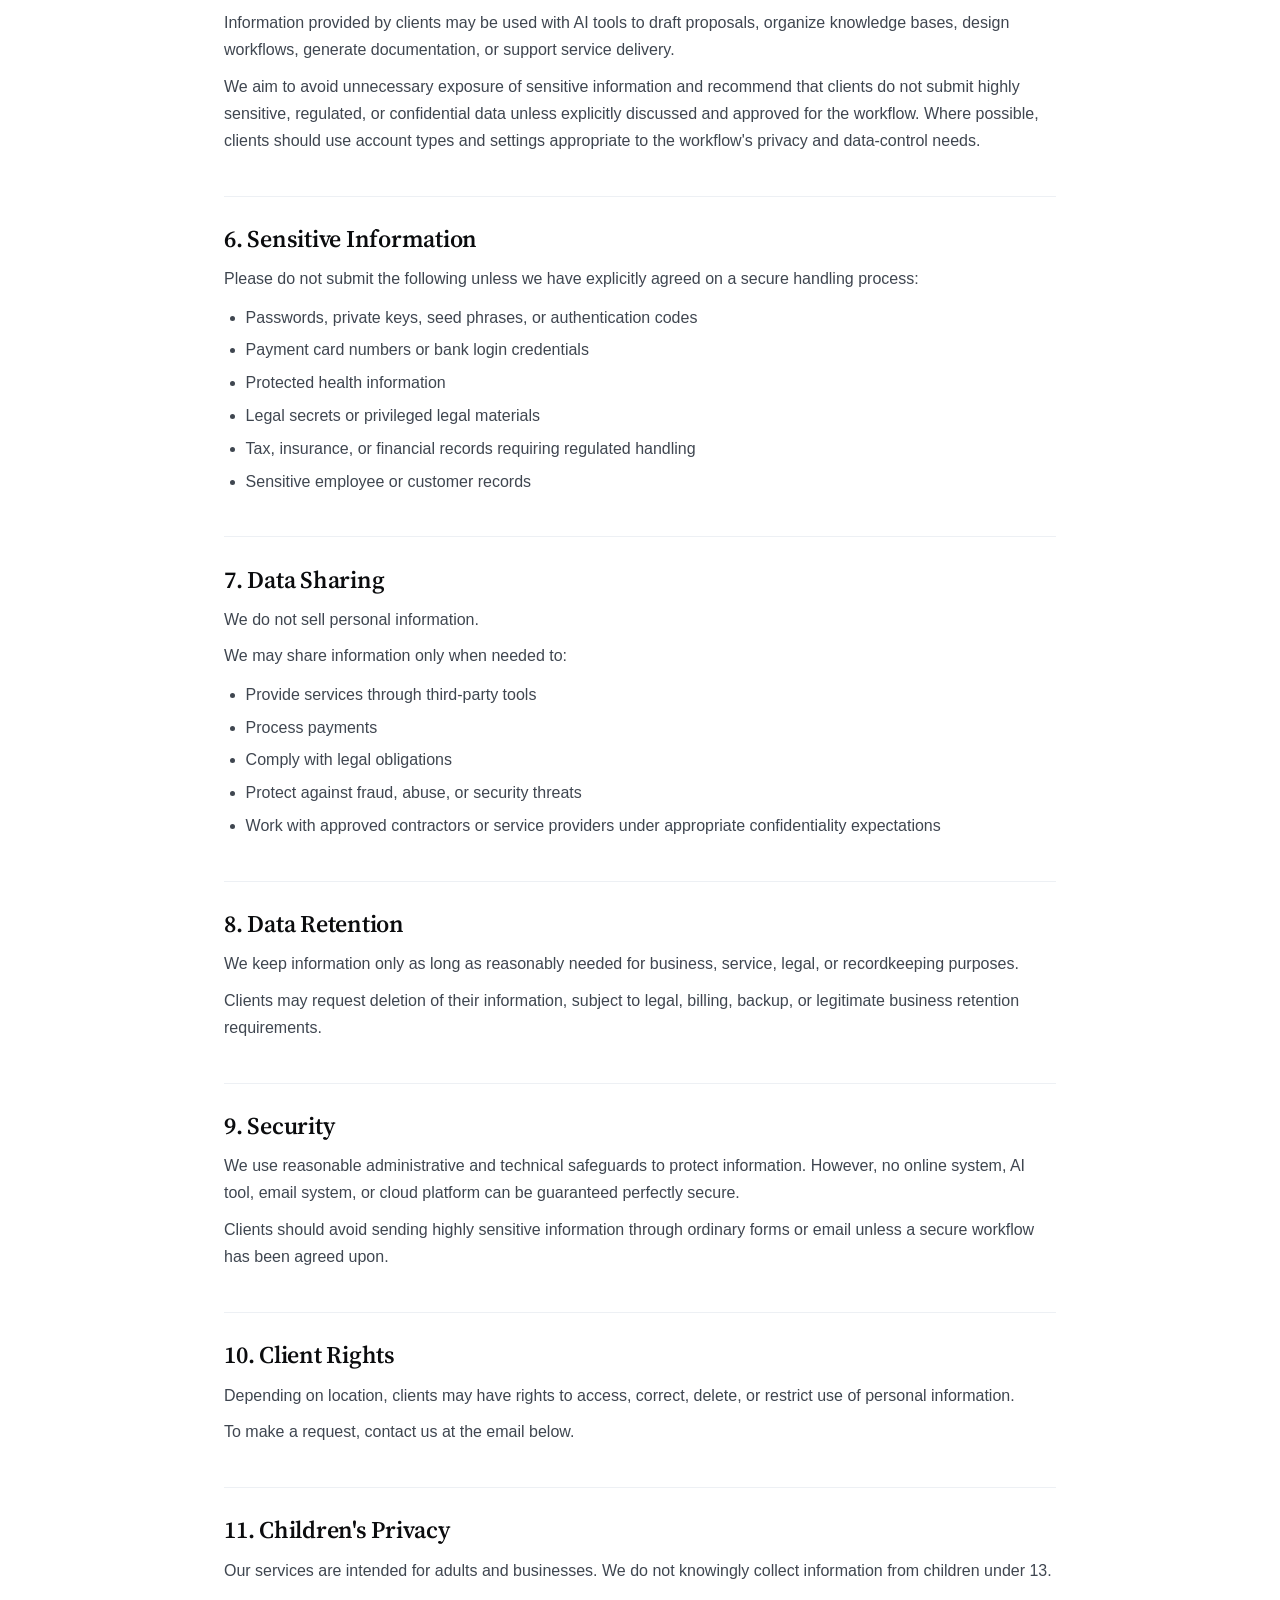
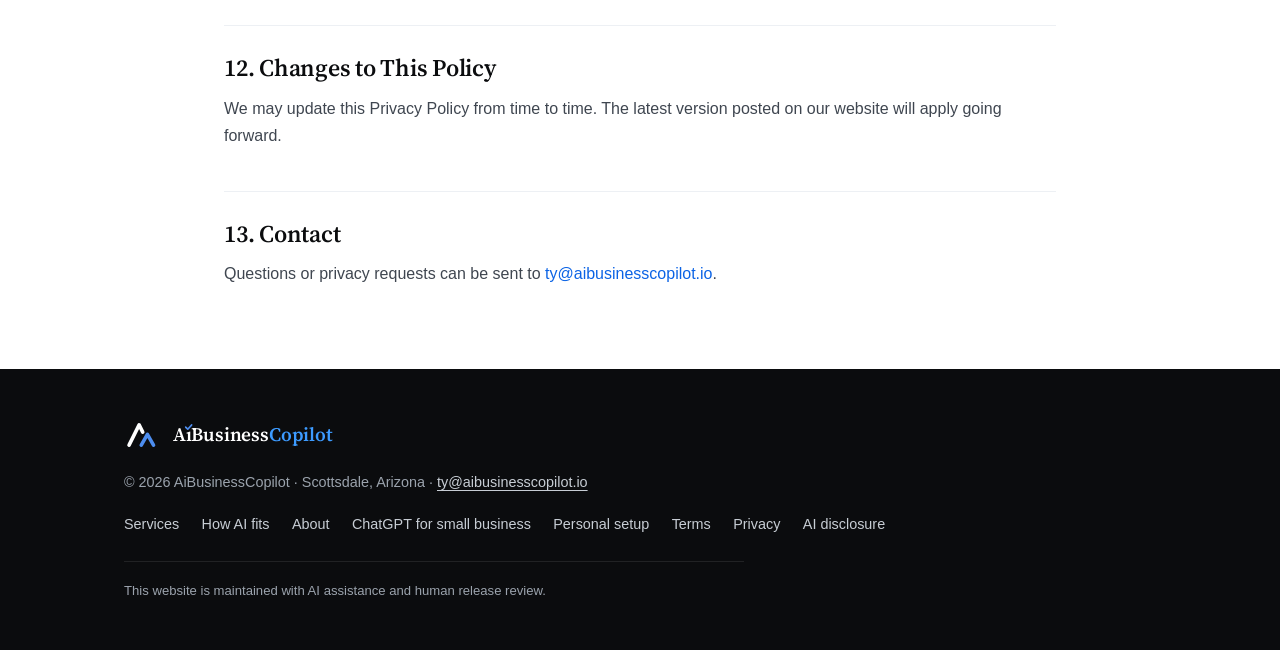
<file: privacy.html>
<!DOCTYPE html>
<html lang="en">
<head>
    <meta charset="UTF-8">
    <meta name="viewport" content="width=device-width, initial-scale=1.0">
    <title>Privacy Policy — AiBusinessCopilot</title>
    <meta name="description" content="How AiBusinessCopilot collects, uses, shares, and retains information, including processing through third-party services.">
    <link rel="canonical" href="https://aibusinesscopilot.io/privacy.html">
    <meta property="og:title" content="Privacy Policy — AiBusinessCopilot">
    <meta property="og:description" content="How AiBusinessCopilot collects, uses, shares, and retains information, including processing through third-party services.">
    <meta property="og:type" content="website">
    <meta property="og:url" content="https://aibusinesscopilot.io/privacy.html">
    <meta property="og:image" content="https://aibusinesscopilot.io/social-card-workflows.png">
    <meta property="og:image:width" content="1200">
    <meta property="og:image:height" content="630">
    <meta property="og:image:alt" content="Save time. Reduce costs. Improve how work gets done. AI implementation for established teams — AiBusinessCopilot">
    <meta name="twitter:card" content="summary_large_image">
    <meta name="twitter:title" content="Privacy Policy — AiBusinessCopilot">
    <meta name="twitter:description" content="How AiBusinessCopilot collects, uses, shares, and retains information, including processing through third-party services.">
    <meta name="twitter:image" content="https://aibusinesscopilot.io/social-card-workflows.png">
    <link rel="icon" href="favicon.svg" type="image/svg+xml">
    <link rel="icon" href="favicon-32.png" type="image/png" sizes="32x32">
    <link rel="apple-touch-icon" href="apple-touch-icon.png">
    <link rel="preconnect" href="https://fonts.googleapis.com">
    <link rel="preconnect" href="https://fonts.gstatic.com" crossorigin>
    <link href="https://fonts.googleapis.com/css2?family=Source+Serif+4:opsz,wght@8..60,500;8..60,600&amp;display=swap" rel="preload" as="style" onload="this.onload=null;this.rel='stylesheet'">
    <noscript><link href="https://fonts.googleapis.com/css2?family=Source+Serif+4:opsz,wght@8..60,500;8..60,600&amp;display=swap" rel="stylesheet"></noscript>

    <link rel="stylesheet" href="site.css">

</head>
<body>
    <a class="skip-link" href="#main-content">Skip to content</a>
    <nav aria-label="Primary" class="policy-nav">
        <div class="container">
            <a href="/" class="logo" aria-label="AiBusinessCopilot home"><svg class="logo-mark" viewBox="0 0 100 100" aria-hidden="true"><path d="M14 78 L42 22 L52 42" fill="none" stroke="#0B0C0E" stroke-width="11" stroke-linecap="round" stroke-linejoin="round"/><path d="M48 78 L65 48 L82 78" fill="none" stroke="#0B63E5" stroke-width="11" stroke-linecap="round" stroke-linejoin="round"/></svg><span class="logo-word" style="color:var(--ink);">A<span style="position:relative;color:var(--ink);">ı<svg viewBox="0 0 26 20" aria-hidden="true" style="position:absolute;top:0.13em;left:50%;transform:translateX(-54%);width:0.42em;height:0.32em;"><path d="M3 10 L10 17 L23 3" fill="none" stroke="#0B63E5" stroke-width="5.5" stroke-linecap="round" stroke-linejoin="round"/></svg></span>Business<span>Copilot</span></span></a>
            <div class="nav-actions">
                <div class="primary-links"><a href="/" class="nav-link">Home</a> <a href="terms.html" class="nav-link">Terms</a> <a href="privacy.html" class="nav-link" aria-current="page">Privacy</a> <a href="ai-disclosure.html" class="nav-link">AI disclosure</a></div>

            </div>
        </div>
    </nav>
    <main id="main-content">
        <article class="legal-card">
            <div class="eyebrow">Privacy</div>
            <h1>Privacy Policy</h1>
            <p class="updated">Last updated: September 4, 2026</p>
            <h2>1. Overview</h2>
            <p>AiBusinessCopilot respects your privacy. This Privacy Policy explains what information we collect, how we use it, and how we protect it when you use our website, submit an assessment form, book a call, or work with us.</p>
            <h2>2. Information We Collect</h2>
            <p>We may collect:</p>
            <ul>
                <li>Name, email address, phone number, and business name</li>
                <li>Business details submitted through assessment forms</li>
                <li>Workflow descriptions, tools used, pain points, and automation goals</li>
                <li>Communications you send by email, forms, calls, or messages</li>
                <li>Payment and billing information processed through third-party payment providers</li>
                <li>Website analytics or basic technical data if analytics tools are enabled</li>
            </ul>
            <h2>3. How We Use Information</h2>
            <p>We use information to:</p>
            <ul>
                <li>Review assessment submissions</li>
                <li>Prepare proposals and recommendations</li>
                <li>Provide AI setup, automation, and consulting services</li>
                <li>Communicate with clients and prospects</li>
                <li>Improve our services, templates, and internal workflows</li>
                <li>Manage invoices, payments, and support</li>
                <li>Meet legal or security obligations</li>
            </ul>
            <h2>4. Third-Party Tools</h2>
            <p>We may use third-party platforms to provide services, including AI providers, form tools, email providers, calendar tools, cloud storage, automation platforms, payment processors, and project-management systems.</p>
            <p>Examples may include OpenAI, Anthropic, Google Workspace, Notion, Stripe, Zapier, Make, or similar services.</p>
            <p>These third parties have their own privacy policies and security practices. We do not control their systems.</p>
            <h2>5. AI Processing and Third-Party AI Providers</h2>
            <p>AiBusinessCopilot builds and configures workflows using third-party AI providers and business software. This may include AI platforms such as OpenAI, Anthropic, Google, and similar providers.</p>
            <p>When a client uses these AI tools, client information may be transmitted to and processed by those third-party providers according to their own terms, privacy policies, data-processing settings, and account configuration.</p>
            <p>Information provided by clients may be used with AI tools to draft proposals, organize knowledge bases, design workflows, generate documentation, or support service delivery.</p>
            <p>We aim to avoid unnecessary exposure of sensitive information and recommend that clients do not submit highly sensitive, regulated, or confidential data unless explicitly discussed and approved for the workflow. Where possible, clients should use account types and settings appropriate to the workflow's privacy and data-control needs.</p>
            <h2>6. Sensitive Information</h2>
            <p>Please do not submit the following unless we have explicitly agreed on a secure handling process:</p>
            <ul>
                <li>Passwords, private keys, seed phrases, or authentication codes</li>
                <li>Payment card numbers or bank login credentials</li>
                <li>Protected health information</li>
                <li>Legal secrets or privileged legal materials</li>
                <li>Tax, insurance, or financial records requiring regulated handling</li>
                <li>Sensitive employee or customer records</li>
            </ul>
            <h2>7. Data Sharing</h2>
            <p>We do not sell personal information.</p>
            <p>We may share information only when needed to:</p>
            <ul>
                <li>Provide services through third-party tools</li>
                <li>Process payments</li>
                <li>Comply with legal obligations</li>
                <li>Protect against fraud, abuse, or security threats</li>
                <li>Work with approved contractors or service providers under appropriate confidentiality expectations</li>
            </ul>
            <h2>8. Data Retention</h2>
            <p>We keep information only as long as reasonably needed for business, service, legal, or recordkeeping purposes.</p>
            <p>Clients may request deletion of their information, subject to legal, billing, backup, or legitimate business retention requirements.</p>
            <h2>9. Security</h2>
            <p>We use reasonable administrative and technical safeguards to protect information. However, no online system, AI tool, email system, or cloud platform can be guaranteed perfectly secure.</p>
            <p>Clients should avoid sending highly sensitive information through ordinary forms or email unless a secure workflow has been agreed upon.</p>
            <h2>10. Client Rights</h2>
            <p>Depending on location, clients may have rights to access, correct, delete, or restrict use of personal information.</p>
            <p>To make a request, contact us at the email below.</p>
            <h2>11. Children's Privacy</h2>
            <p>Our services are intended for adults and businesses. We do not knowingly collect information from children under 13.</p>
            <h2>12. Changes to This Policy</h2>
            <p>We may update this Privacy Policy from time to time. The latest version posted on our website will apply going forward.</p>
            <h2>13. Contact</h2>
            <p>Questions or privacy requests can be sent to <a href="mailto:ty@aibusinesscopilot.io">ty@aibusinesscopilot.io</a>.</p>
        </article>
    </main>
    <footer>
        <div class="container">
            <a href="/" class="footer-brand" aria-label="AiBusinessCopilot home">
                <svg class="fb-mark" viewBox="0 0 100 100" role="img" aria-label="AiBusinessCopilot logo"><path d="M14 78 L42 22 L52 42" fill="none" stroke="#FFFFFF" stroke-width="10" stroke-linecap="round" stroke-linejoin="round"/><path d="M48 78 L65 48 L82 78" fill="none" stroke="#4D8DEE" stroke-width="10" stroke-linecap="round" stroke-linejoin="round"/></svg>
                <div class="fb-name">A<span style="position:relative;color:#fff;">ı<svg viewBox="0 0 26 20" aria-hidden="true" style="position:absolute;top:0.13em;left:50%;transform:translateX(-54%);width:0.42em;height:0.32em;"><path d="M3 10 L10 17 L23 3" fill="none" stroke="#4D8DEE" stroke-width="5.5" stroke-linecap="round" stroke-linejoin="round"/></svg></span>Business<span>Copilot</span></div>
            </a>
            <p>&copy; 2026 AiBusinessCopilot &middot; Scottsdale, Arizona &middot; <a href="mailto:ty@aibusinesscopilot.io">ty@aibusinesscopilot.io</a></p>
            <div class="links">
                <a href="services.html">Services</a>
                <a href="ai-assistants.html">How AI fits</a>
                <a href="about.html">About</a>
                <a href="chatgpt-for-small-business.html">ChatGPT for small business</a>
                <a href="personal-ai-assistant.html">Personal setup</a>
                <a href="terms.html">Terms</a>
                <a href="privacy.html">Privacy</a>
                <a href="ai-disclosure.html">AI disclosure</a>
            </div>
            <p class="agent-badge">This website is maintained with AI assistance and human release review.</p>
        </div>
    </footer>
</body>
</html>
</file>
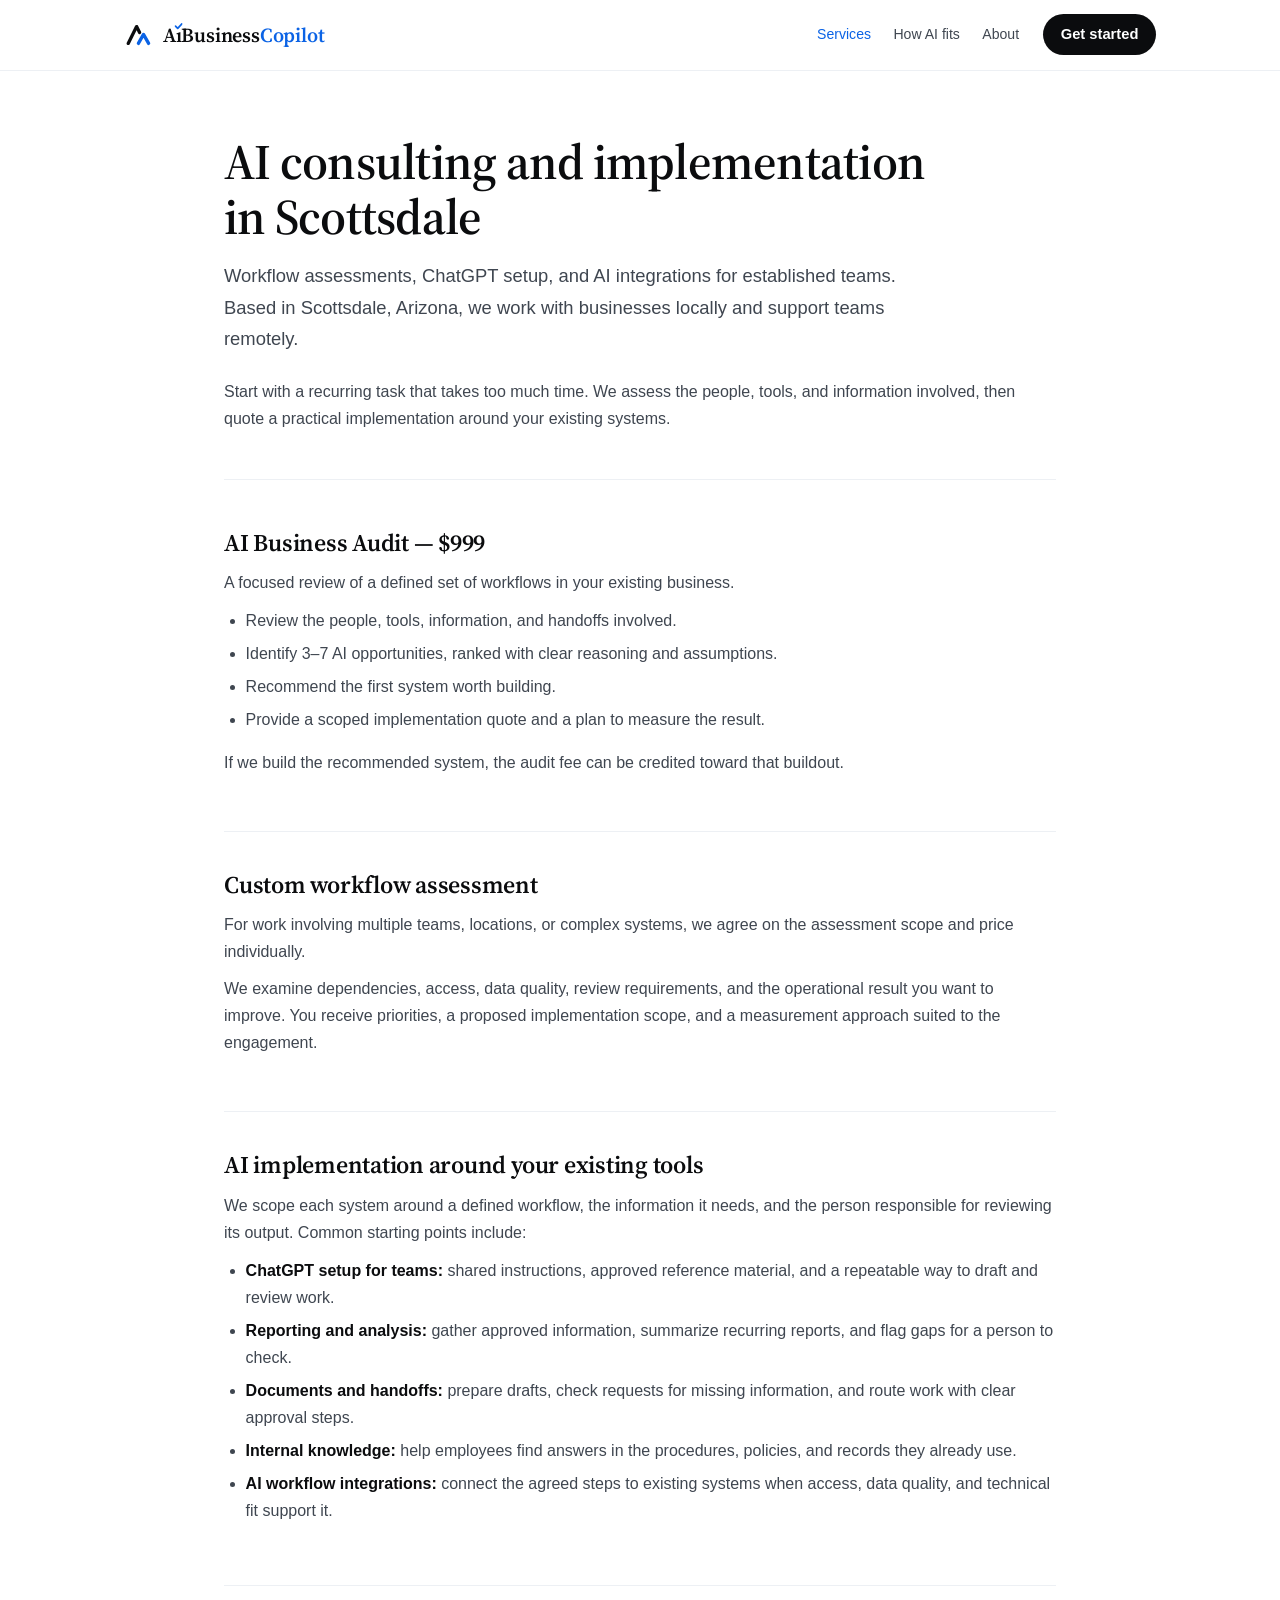
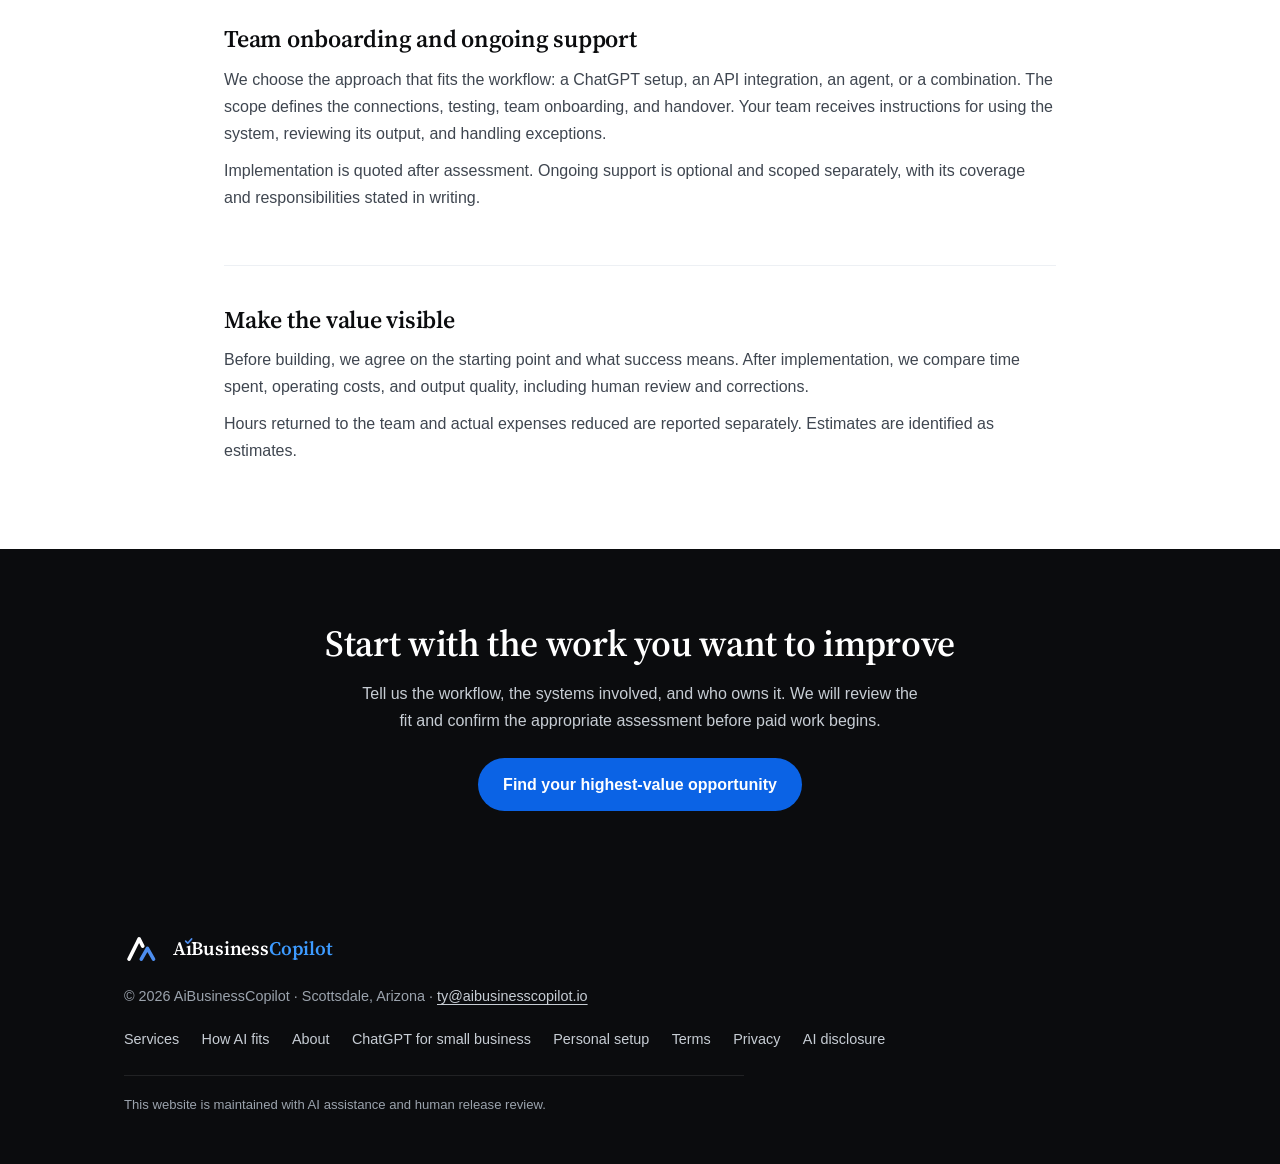
<file: services.html>
<!DOCTYPE html>
<html lang="en">
<head>
    <meta charset="UTF-8">
    <meta name="viewport" content="width=device-width, initial-scale=1.0">
    <title>AI Consulting &amp; Implementation in Scottsdale — AiBusinessCopilot</title>
    <meta name="description" content="AI consulting and implementation in Scottsdale. Start with a $999 workflow audit, then scope ChatGPT setup, integrations, team onboarding, and support.">
    <link rel="canonical" href="https://aibusinesscopilot.io/services.html">
    <meta property="og:title" content="AI Consulting &amp; Implementation in Scottsdale — AiBusinessCopilot">
    <meta property="og:description" content="AI consulting and implementation in Scottsdale. Start with a $999 workflow audit, then scope ChatGPT setup, integrations, team onboarding, and support.">
    <meta property="og:type" content="website">
    <meta property="og:url" content="https://aibusinesscopilot.io/services.html">
    <meta property="og:image" content="https://aibusinesscopilot.io/social-card-workflows.png">
    <meta property="og:image:width" content="1200">
    <meta property="og:image:height" content="630">
    <meta property="og:image:alt" content="Save time. Reduce costs. Improve how work gets done. AI implementation for established teams — AiBusinessCopilot">
    <meta name="twitter:card" content="summary_large_image">
    <meta name="twitter:title" content="AI Consulting &amp; Implementation in Scottsdale — AiBusinessCopilot">
    <meta name="twitter:description" content="AI consulting and implementation in Scottsdale. Start with a $999 workflow audit, then scope ChatGPT setup, integrations, team onboarding, and support.">
    <meta name="twitter:image" content="https://aibusinesscopilot.io/social-card-workflows.png">
    <link rel="icon" href="favicon.svg" type="image/svg+xml">
    <link rel="icon" href="favicon-32.png" type="image/png" sizes="32x32">
    <link rel="apple-touch-icon" href="apple-touch-icon.png">
    <link rel="preconnect" href="https://fonts.googleapis.com">
    <link rel="preconnect" href="https://fonts.gstatic.com" crossorigin>
    <link href="https://fonts.googleapis.com/css2?family=Source+Serif+4:opsz,wght@8..60,500;8..60,600&amp;display=swap" rel="preload" as="style" onload="this.onload=null;this.rel='stylesheet'">
    <noscript><link href="https://fonts.googleapis.com/css2?family=Source+Serif+4:opsz,wght@8..60,500;8..60,600&amp;display=swap" rel="stylesheet"></noscript>
    <link rel="stylesheet" href="site.css">
    <script type="application/ld+json">
{
  "@context": "https://schema.org",
  "@type": "Service",
  "@id": "https://aibusinesscopilot.io/services.html#service",
  "name": "AI consulting and implementation in Scottsdale",
  "serviceType": "AI consulting and workflow implementation",
  "url": "https://aibusinesscopilot.io/services.html",
  "description": "AI consulting and implementation in Scottsdale. Start with a $999 workflow audit, then scope ChatGPT setup, integrations, team onboarding, and support.",
  "provider": {
    "@type": "ProfessionalService",
    "@id": "https://aibusinesscopilot.io/#business",
    "name": "AiBusinessCopilot",
    "url": "https://aibusinesscopilot.io/"
  },
  "areaServed": [
    {
      "@type": "City",
      "name": "Scottsdale",
      "containedInPlace": {
        "@type": "State",
        "name": "Arizona"
      }
    },
    "Remote"
  ]
}
    </script>
</head>
<body>
    <a class="skip-link" href="#main-content">Skip to content</a>
    <nav aria-label="Primary">
        <div class="container">
            <a href="/" class="logo" aria-label="AiBusinessCopilot home"><svg class="logo-mark" viewBox="0 0 100 100" aria-hidden="true"><path d="M14 78 L42 22 L52 42" fill="none" stroke="#0B0C0E" stroke-width="11" stroke-linecap="round" stroke-linejoin="round"/><path d="M48 78 L65 48 L82 78" fill="none" stroke="#0B63E5" stroke-width="11" stroke-linecap="round" stroke-linejoin="round"/></svg><span class="logo-word" style="color:var(--ink);">A<span style="position:relative;color:var(--ink);">ı<svg viewBox="0 0 26 20" aria-hidden="true" style="position:absolute;top:0.13em;left:50%;transform:translateX(-54%);width:0.42em;height:0.32em;"><path d="M3 10 L10 17 L23 3" fill="none" stroke="#0B63E5" stroke-width="5.5" stroke-linecap="round" stroke-linejoin="round"/></svg></span>Business<span>Copilot</span></span></a>
            <div class="nav-actions">
                <div class="primary-links"><a href="services.html" class="nav-link" aria-current="page">Services</a> <a href="ai-assistants.html" class="nav-link">How AI fits</a> <a href="about.html" class="nav-link">About</a></div>
                <a href="https://docs.google.com/forms/d/e/1FAIpQLSdFFl5u6WnTNpVYOfVQvCAf3JeHsFbnt8GaftJ_0jQG6UOvNA/viewform" class="nav-cta">Get started</a>
            </div>
        </div>
    </nav>
    <main id="main-content">
        <header class="hero-card">
            <h1>AI consulting and implementation in Scottsdale</h1>
            <p class="lead">Workflow assessments, ChatGPT setup, and AI integrations for established teams. Based in Scottsdale, Arizona, we work with businesses locally and support teams remotely.</p>
            <p>Start with a recurring task that takes too much time. We assess the people, tools, and information involved, then quote a practical implementation around your existing systems.</p>
        </header>
        <section class="section">
            <h2>AI Business Audit — $999</h2>
            <p>A focused review of a defined set of workflows in your existing business.</p>
            <ul>
                <li>Review the people, tools, information, and handoffs involved.</li>
                <li>Identify 3–7 AI opportunities, ranked with clear reasoning and assumptions.</li>
                <li>Recommend the first system worth building.</li>
                <li>Provide a scoped implementation quote and a plan to measure the result.</li>
            </ul>
            <p>If we build the recommended system, the audit fee can be credited toward that buildout.</p>
        </section>
        <section class="section">
            <h2>Custom workflow assessment</h2>
            <p>For work involving multiple teams, locations, or complex systems, we agree on the assessment scope and price individually.</p>
            <p>We examine dependencies, access, data quality, review requirements, and the operational result you want to improve. You receive priorities, a proposed implementation scope, and a measurement approach suited to the engagement.</p>
        </section>
        <section class="section">
            <h2>AI implementation around your existing tools</h2>
            <p>We scope each system around a defined workflow, the information it needs, and the person responsible for reviewing its output. Common starting points include:</p>
            <ul>
                <li><strong>ChatGPT setup for teams:</strong> shared instructions, approved reference material, and a repeatable way to draft and review work.</li>
                <li><strong>Reporting and analysis:</strong> gather approved information, summarize recurring reports, and flag gaps for a person to check.</li>
                <li><strong>Documents and handoffs:</strong> prepare drafts, check requests for missing information, and route work with clear approval steps.</li>
                <li><strong>Internal knowledge:</strong> help employees find answers in the procedures, policies, and records they already use.</li>
                <li><strong>AI workflow integrations:</strong> connect the agreed steps to existing systems when access, data quality, and technical fit support it.</li>
            </ul>
        </section>
        <section class="section">
            <h2>Team onboarding and ongoing support</h2>
            <p>We choose the approach that fits the workflow: a ChatGPT setup, an API integration, an agent, or a combination. The scope defines the connections, testing, team onboarding, and handover. Your team receives instructions for using the system, reviewing its output, and handling exceptions.</p>
            <p>Implementation is quoted after assessment. Ongoing support is optional and scoped separately, with its coverage and responsibilities stated in writing.</p>
        </section>
        <section class="section">
            <h2>Make the value visible</h2>
            <p>Before building, we agree on the starting point and what success means. After implementation, we compare time spent, operating costs, and output quality, including human review and corrections.</p>
            <p>Hours returned to the team and actual expenses reduced are reported separately. Estimates are identified as estimates.</p>
        </section>
        <section class="section cta">
            <h2>Start with the work you want to improve</h2>
            <p>Tell us the workflow, the systems involved, and who owns it. We will review the fit and confirm the appropriate assessment before paid work begins.</p>
            <a class="btn" href="https://docs.google.com/forms/d/e/1FAIpQLSdFFl5u6WnTNpVYOfVQvCAf3JeHsFbnt8GaftJ_0jQG6UOvNA/viewform">Find your highest-value opportunity</a>
        </section>
    </main>
    <footer>
        <div class="container">
            <a href="/" class="footer-brand" aria-label="AiBusinessCopilot home">
                <svg class="fb-mark" viewBox="0 0 100 100" role="img" aria-label="AiBusinessCopilot logo"><path d="M14 78 L42 22 L52 42" fill="none" stroke="#FFFFFF" stroke-width="10" stroke-linecap="round" stroke-linejoin="round"/><path d="M48 78 L65 48 L82 78" fill="none" stroke="#4D8DEE" stroke-width="10" stroke-linecap="round" stroke-linejoin="round"/></svg>
                <div class="fb-name">A<span style="position:relative;color:#fff;">ı<svg viewBox="0 0 26 20" aria-hidden="true" style="position:absolute;top:0.13em;left:50%;transform:translateX(-54%);width:0.42em;height:0.32em;"><path d="M3 10 L10 17 L23 3" fill="none" stroke="#4D8DEE" stroke-width="5.5" stroke-linecap="round" stroke-linejoin="round"/></svg></span>Business<span>Copilot</span></div>
            </a>
            <p>&copy; 2026 AiBusinessCopilot &middot; Scottsdale, Arizona &middot; <a href="mailto:ty@aibusinesscopilot.io">ty@aibusinesscopilot.io</a></p>
            <div class="links">
                <a href="services.html">Services</a>
                <a href="ai-assistants.html">How AI fits</a>
                <a href="about.html">About</a>
                <a href="chatgpt-for-small-business.html">ChatGPT for small business</a>
                <a href="personal-ai-assistant.html">Personal setup</a>
                <a href="terms.html">Terms</a>
                <a href="privacy.html">Privacy</a>
                <a href="ai-disclosure.html">AI disclosure</a>
            </div>
            <p class="agent-badge">This website is maintained with AI assistance and human release review.</p>
        </div>
    </footer>
</body>
</html>
</file>
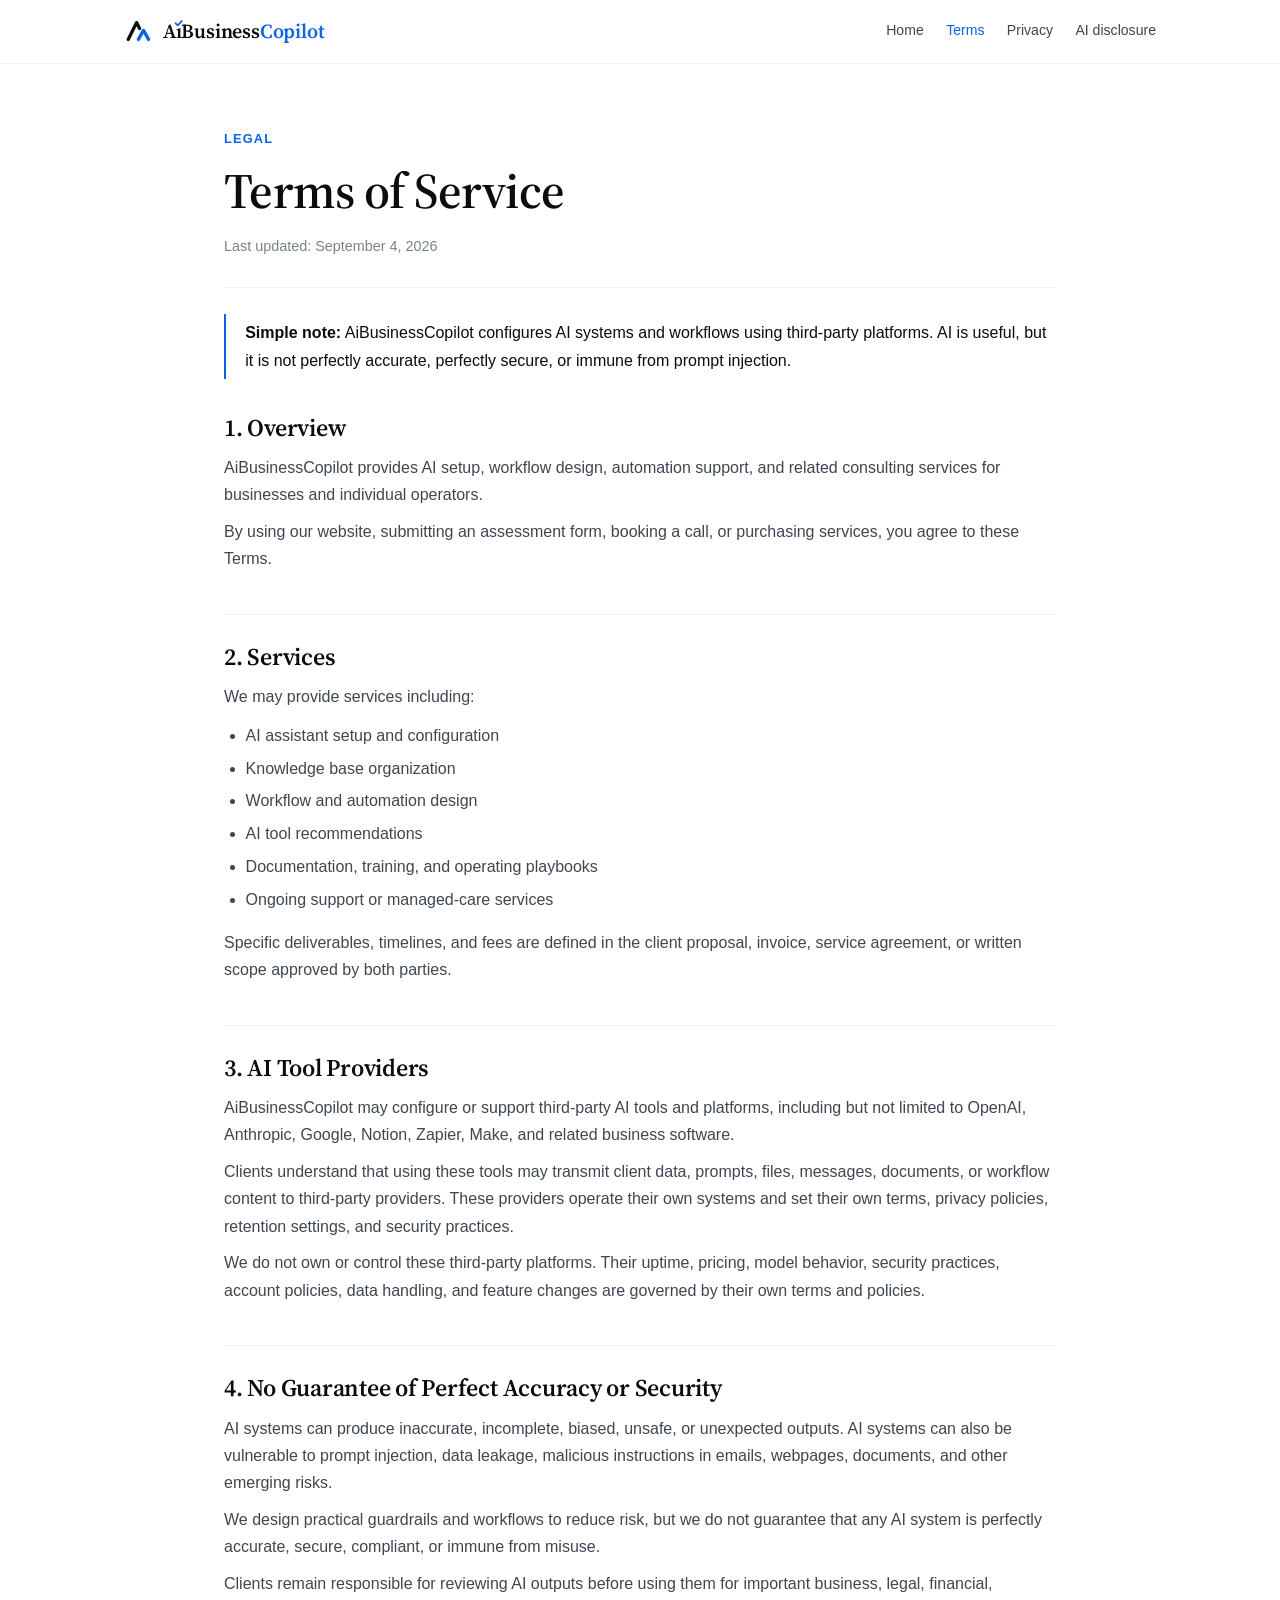
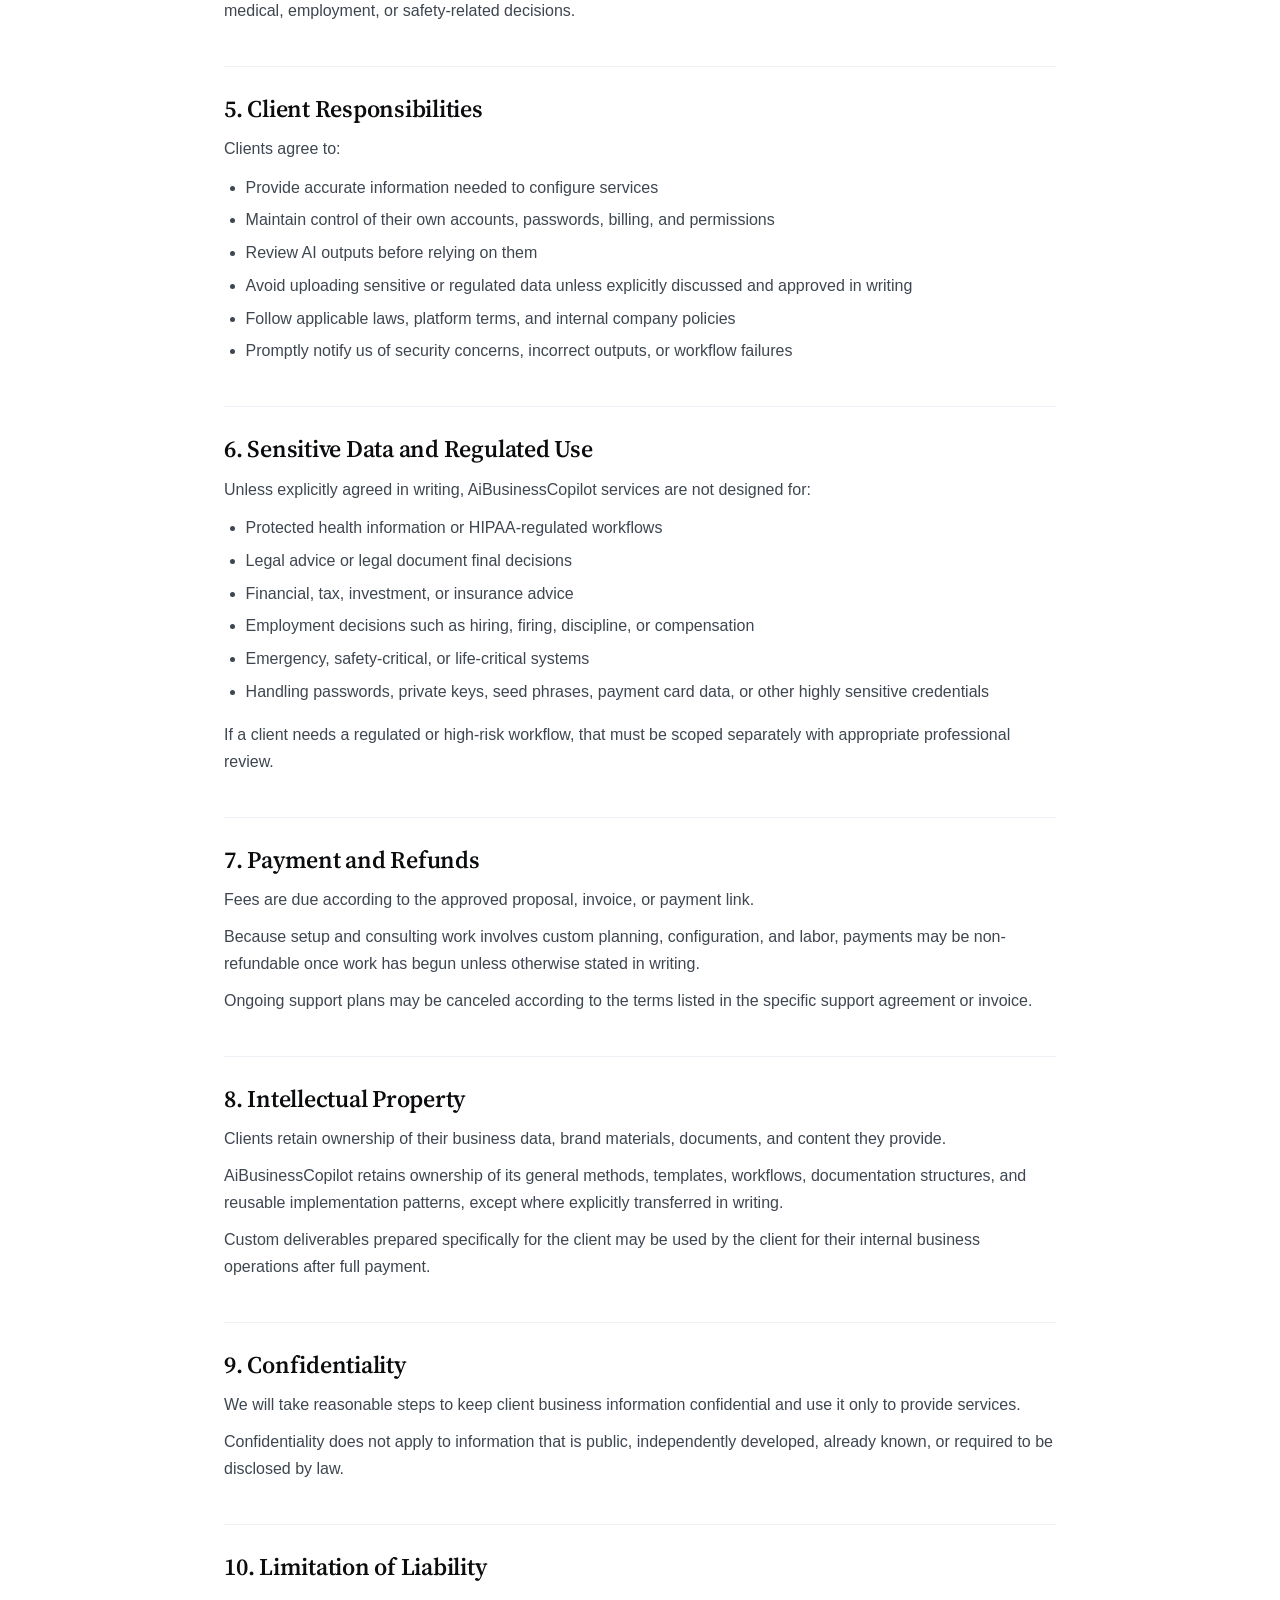
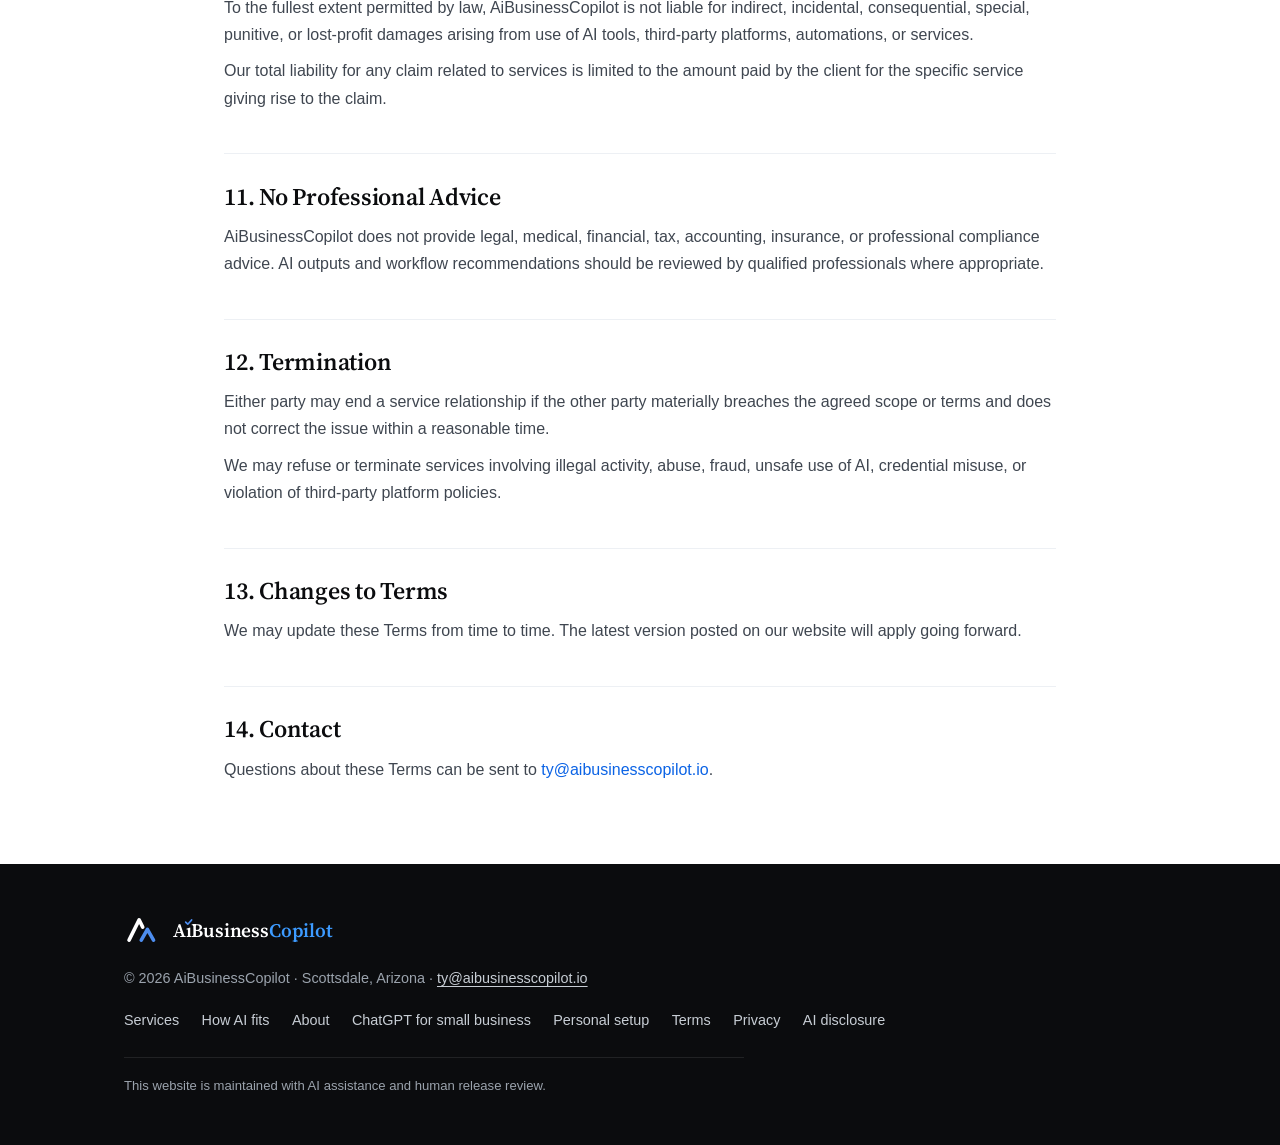
<file: terms.html>
<!DOCTYPE html>
<html lang="en">
<head>
    <meta charset="UTF-8">
    <meta name="viewport" content="width=device-width, initial-scale=1.0">
    <title>Terms of Service — AiBusinessCopilot</title>
    <meta name="description" content="Terms for AiBusinessCopilot assessment, implementation, consulting, and support services.">
    <link rel="canonical" href="https://aibusinesscopilot.io/terms.html">
    <meta property="og:title" content="Terms of Service — AiBusinessCopilot">
    <meta property="og:description" content="Terms for AiBusinessCopilot assessment, implementation, consulting, and support services.">
    <meta property="og:type" content="website">
    <meta property="og:url" content="https://aibusinesscopilot.io/terms.html">
    <meta property="og:image" content="https://aibusinesscopilot.io/social-card-workflows.png">
    <meta property="og:image:width" content="1200">
    <meta property="og:image:height" content="630">
    <meta property="og:image:alt" content="Save time. Reduce costs. Improve how work gets done. AI implementation for established teams — AiBusinessCopilot">
    <meta name="twitter:card" content="summary_large_image">
    <meta name="twitter:title" content="Terms of Service — AiBusinessCopilot">
    <meta name="twitter:description" content="Terms for AiBusinessCopilot assessment, implementation, consulting, and support services.">
    <meta name="twitter:image" content="https://aibusinesscopilot.io/social-card-workflows.png">
    <link rel="icon" href="favicon.svg" type="image/svg+xml">
    <link rel="icon" href="favicon-32.png" type="image/png" sizes="32x32">
    <link rel="apple-touch-icon" href="apple-touch-icon.png">
    <link rel="preconnect" href="https://fonts.googleapis.com">
    <link rel="preconnect" href="https://fonts.gstatic.com" crossorigin>
    <link href="https://fonts.googleapis.com/css2?family=Source+Serif+4:opsz,wght@8..60,500;8..60,600&amp;display=swap" rel="preload" as="style" onload="this.onload=null;this.rel='stylesheet'">
    <noscript><link href="https://fonts.googleapis.com/css2?family=Source+Serif+4:opsz,wght@8..60,500;8..60,600&amp;display=swap" rel="stylesheet"></noscript>

    <link rel="stylesheet" href="site.css">

</head>
<body>
    <a class="skip-link" href="#main-content">Skip to content</a>
    <nav aria-label="Primary" class="policy-nav">
        <div class="container">
            <a href="/" class="logo" aria-label="AiBusinessCopilot home"><svg class="logo-mark" viewBox="0 0 100 100" aria-hidden="true"><path d="M14 78 L42 22 L52 42" fill="none" stroke="#0B0C0E" stroke-width="11" stroke-linecap="round" stroke-linejoin="round"/><path d="M48 78 L65 48 L82 78" fill="none" stroke="#0B63E5" stroke-width="11" stroke-linecap="round" stroke-linejoin="round"/></svg><span class="logo-word" style="color:var(--ink);">A<span style="position:relative;color:var(--ink);">ı<svg viewBox="0 0 26 20" aria-hidden="true" style="position:absolute;top:0.13em;left:50%;transform:translateX(-54%);width:0.42em;height:0.32em;"><path d="M3 10 L10 17 L23 3" fill="none" stroke="#0B63E5" stroke-width="5.5" stroke-linecap="round" stroke-linejoin="round"/></svg></span>Business<span>Copilot</span></span></a>
            <div class="nav-actions">
                <div class="primary-links"><a href="/" class="nav-link">Home</a> <a href="terms.html" class="nav-link" aria-current="page">Terms</a> <a href="privacy.html" class="nav-link">Privacy</a> <a href="ai-disclosure.html" class="nav-link">AI disclosure</a></div>

            </div>
        </div>
    </nav>
    <main id="main-content">
        <article class="legal-card">
            <div class="eyebrow">Legal</div>
            <h1>Terms of Service</h1>
            <p class="updated">Last updated: September 4, 2026</p>
            <div class="notice">
                <p><strong>Simple note:</strong> AiBusinessCopilot configures AI systems and workflows using third-party platforms. AI is useful, but it is not perfectly accurate, perfectly secure, or immune from prompt injection.</p>
            </div>
            <h2>1. Overview</h2>
            <p>AiBusinessCopilot provides AI setup, workflow design, automation support, and related consulting services for businesses and individual operators.</p>
            <p>By using our website, submitting an assessment form, booking a call, or purchasing services, you agree to these Terms.</p>
            <h2>2. Services</h2>
            <p>We may provide services including:</p>
            <ul>
                <li>AI assistant setup and configuration</li>
                <li>Knowledge base organization</li>
                <li>Workflow and automation design</li>
                <li>AI tool recommendations</li>
                <li>Documentation, training, and operating playbooks</li>
                <li>Ongoing support or managed-care services</li>
            </ul>
            <p>Specific deliverables, timelines, and fees are defined in the client proposal, invoice, service agreement, or written scope approved by both parties.</p>
            <h2>3. AI Tool Providers</h2>
            <p>AiBusinessCopilot may configure or support third-party AI tools and platforms, including but not limited to OpenAI, Anthropic, Google, Notion, Zapier, Make, and related business software.</p>
            <p>Clients understand that using these tools may transmit client data, prompts, files, messages, documents, or workflow content to third-party providers. These providers operate their own systems and set their own terms, privacy policies, retention settings, and security practices.</p>
            <p>We do not own or control these third-party platforms. Their uptime, pricing, model behavior, security practices, account policies, data handling, and feature changes are governed by their own terms and policies.</p>
            <h2>4. No Guarantee of Perfect Accuracy or Security</h2>
            <p>AI systems can produce inaccurate, incomplete, biased, unsafe, or unexpected outputs. AI systems can also be vulnerable to prompt injection, data leakage, malicious instructions in emails, webpages, documents, and other emerging risks.</p>
            <p>We design practical guardrails and workflows to reduce risk, but we do not guarantee that any AI system is perfectly accurate, secure, compliant, or immune from misuse.</p>
            <p>Clients remain responsible for reviewing AI outputs before using them for important business, legal, financial, medical, employment, or safety-related decisions.</p>
            <h2>5. Client Responsibilities</h2>
            <p>Clients agree to:</p>
            <ul>
                <li>Provide accurate information needed to configure services</li>
                <li>Maintain control of their own accounts, passwords, billing, and permissions</li>
                <li>Review AI outputs before relying on them</li>
                <li>Avoid uploading sensitive or regulated data unless explicitly discussed and approved in writing</li>
                <li>Follow applicable laws, platform terms, and internal company policies</li>
                <li>Promptly notify us of security concerns, incorrect outputs, or workflow failures</li>
            </ul>
            <h2>6. Sensitive Data and Regulated Use</h2>
            <p>Unless explicitly agreed in writing, AiBusinessCopilot services are not designed for:</p>
            <ul>
                <li>Protected health information or HIPAA-regulated workflows</li>
                <li>Legal advice or legal document final decisions</li>
                <li>Financial, tax, investment, or insurance advice</li>
                <li>Employment decisions such as hiring, firing, discipline, or compensation</li>
                <li>Emergency, safety-critical, or life-critical systems</li>
                <li>Handling passwords, private keys, seed phrases, payment card data, or other highly sensitive credentials</li>
            </ul>
            <p>If a client needs a regulated or high-risk workflow, that must be scoped separately with appropriate professional review.</p>
            <h2>7. Payment and Refunds</h2>
            <p>Fees are due according to the approved proposal, invoice, or payment link.</p>
            <p>Because setup and consulting work involves custom planning, configuration, and labor, payments may be non-refundable once work has begun unless otherwise stated in writing.</p>
            <p>Ongoing support plans may be canceled according to the terms listed in the specific support agreement or invoice.</p>
            <h2>8. Intellectual Property</h2>
            <p>Clients retain ownership of their business data, brand materials, documents, and content they provide.</p>
            <p>AiBusinessCopilot retains ownership of its general methods, templates, workflows, documentation structures, and reusable implementation patterns, except where explicitly transferred in writing.</p>
            <p>Custom deliverables prepared specifically for the client may be used by the client for their internal business operations after full payment.</p>
            <h2>9. Confidentiality</h2>
            <p>We will take reasonable steps to keep client business information confidential and use it only to provide services.</p>
            <p>Confidentiality does not apply to information that is public, independently developed, already known, or required to be disclosed by law.</p>
            <h2>10. Limitation of Liability</h2>
            <p>To the fullest extent permitted by law, AiBusinessCopilot is not liable for indirect, incidental, consequential, special, punitive, or lost-profit damages arising from use of AI tools, third-party platforms, automations, or services.</p>
            <p>Our total liability for any claim related to services is limited to the amount paid by the client for the specific service giving rise to the claim.</p>
            <h2>11. No Professional Advice</h2>
            <p>AiBusinessCopilot does not provide legal, medical, financial, tax, accounting, insurance, or professional compliance advice. AI outputs and workflow recommendations should be reviewed by qualified professionals where appropriate.</p>
            <h2>12. Termination</h2>
            <p>Either party may end a service relationship if the other party materially breaches the agreed scope or terms and does not correct the issue within a reasonable time.</p>
            <p>We may refuse or terminate services involving illegal activity, abuse, fraud, unsafe use of AI, credential misuse, or violation of third-party platform policies.</p>
            <h2>13. Changes to Terms</h2>
            <p>We may update these Terms from time to time. The latest version posted on our website will apply going forward.</p>
            <h2>14. Contact</h2>
            <p>Questions about these Terms can be sent to <a href="mailto:ty@aibusinesscopilot.io">ty@aibusinesscopilot.io</a>.</p>
        </article>
    </main>
    <footer>
        <div class="container">
            <a href="/" class="footer-brand" aria-label="AiBusinessCopilot home">
                <svg class="fb-mark" viewBox="0 0 100 100" role="img" aria-label="AiBusinessCopilot logo"><path d="M14 78 L42 22 L52 42" fill="none" stroke="#FFFFFF" stroke-width="10" stroke-linecap="round" stroke-linejoin="round"/><path d="M48 78 L65 48 L82 78" fill="none" stroke="#4D8DEE" stroke-width="10" stroke-linecap="round" stroke-linejoin="round"/></svg>
                <div class="fb-name">A<span style="position:relative;color:#fff;">ı<svg viewBox="0 0 26 20" aria-hidden="true" style="position:absolute;top:0.13em;left:50%;transform:translateX(-54%);width:0.42em;height:0.32em;"><path d="M3 10 L10 17 L23 3" fill="none" stroke="#4D8DEE" stroke-width="5.5" stroke-linecap="round" stroke-linejoin="round"/></svg></span>Business<span>Copilot</span></div>
            </a>
            <p>&copy; 2026 AiBusinessCopilot &middot; Scottsdale, Arizona &middot; <a href="mailto:ty@aibusinesscopilot.io">ty@aibusinesscopilot.io</a></p>
            <div class="links">
                <a href="services.html">Services</a>
                <a href="ai-assistants.html">How AI fits</a>
                <a href="about.html">About</a>
                <a href="chatgpt-for-small-business.html">ChatGPT for small business</a>
                <a href="personal-ai-assistant.html">Personal setup</a>
                <a href="terms.html">Terms</a>
                <a href="privacy.html">Privacy</a>
                <a href="ai-disclosure.html">AI disclosure</a>
            </div>
            <p class="agent-badge">This website is maintained with AI assistance and human release review.</p>
        </div>
    </footer>
</body>
</html>
</file>
<file: site.css>
/* AiBusinessCopilot — shared white / ink / blue design system */

:root {
    --ink: #0B0C0E;
    --body: #3F4650;
    --muted: #7A828C;
    --blue: #0B63E5;
    --blue-dark: #0A55C4;
    --blue-tint: #EAF2FD;
    --bg: #FFFFFF;
    --bg-alt: #F5F8FC;
    --border: #E2E7EE;
    --border-soft: #EDF0F4;
    --serif: 'Source Serif 4', Georgia, 'Times New Roman', serif;
    --sans: -apple-system, BlinkMacSystemFont, 'Segoe UI', Roboto, 'Helvetica Neue', Arial, sans-serif;
    --inverse-body: #C7CDD4;
    --inverse-link: #8AB8FF;
}

* { margin: 0; padding: 0; box-sizing: border-box; }
html { scroll-behavior: smooth; }
html, body { overflow-x: clip; }

body {
    font-family: var(--sans);
    color: var(--body);
    line-height: 1.7;
    background: var(--bg);
    -webkit-font-smoothing: antialiased;
}

nav .container, main, footer .container { max-width: 880px; margin: 0 auto; padding: 0 24px; }

a { color: var(--blue); text-decoration: none; }
a:hover { color: var(--blue-dark); }

/* ===== NAV ===== */
nav {
    position: sticky;
    top: 0;
    background: rgba(255, 255, 255, 0.92);
    backdrop-filter: blur(10px);
    -webkit-backdrop-filter: blur(10px);
    border-bottom: 1px solid var(--border-soft);
    z-index: 100;
}
nav .container {
    padding-top: 0.9rem;
    padding-bottom: 0.9rem;
    display: flex;
    justify-content: space-between;
    align-items: center;
    gap: 1rem;
}
.logo {
    font-family: 'Source Serif 4', serif;
    font-size: 1.25rem;
    font-weight: 600;
    color: var(--ink);
    letter-spacing: -0.01em;
    display: inline-flex;
    align-items: center;
    white-space: nowrap;
}
.logo .logo-mark {
    width: 30px;
    height: 30px;
    margin-right: 0.55rem;
    flex: 0 0 auto;
}
.logo:hover { color: var(--ink); }
.logo img { display: none; }
.logo.logo-image {
    line-height: 0;
}
.logo.logo-image img {
    display: block;
    height: 58px;
    width: auto;
    border-radius: 12px;
    object-fit: contain;
}
.logo span { color: var(--blue); }
.nav-actions { display: flex; align-items: center; gap: 1.5rem; }
.primary-links { display: flex; align-items: center; gap: 1.4rem; }
.nav-link { color: var(--body); font-size: 0.88rem; font-weight: 500; white-space: nowrap; }
.nav-link:hover, .nav-link[aria-current="page"] { color: var(--blue); }
nav .container, footer .container { max-width: 1080px; }
.skip-link { position: fixed; left: 1rem; top: -5rem; z-index: 200; background: var(--ink); color: #fff; padding: 0.5rem 1rem; border-radius: 6px; }
.skip-link:focus { top: 1rem; color: #fff; }
a:focus-visible { outline: 2px solid var(--blue); outline-offset: 4px; }
main:target { scroll-margin-top: 8rem; }
.back-link { color: var(--body); font-size: 0.9rem; font-weight: 500; white-space: nowrap; }
.back-link:hover { color: var(--blue); }
.nav-cta {
    font-size: 0.92rem;
    font-weight: 600;
    color: #fff;
    background: var(--ink);
    padding: 0.5rem 1.1rem;
    border-radius: 999px;
    white-space: nowrap;
    transition: background 0.15s ease;
}
.nav-cta:hover { background: #23262B; color: #fff; }

/* ===== MAIN / ARTICLE ===== */
main { padding-top: 4rem; padding-bottom: 4.5rem; }

/* Editorial masthead: eyebrow → display title → lead, closed by a hairline */
.hero-card {
    margin-bottom: 2.6rem;
    padding-bottom: 2.3rem;
    border-bottom: 1px solid var(--border-soft);
}
main > .lead {
    margin-bottom: 0;
    padding-bottom: 2.3rem;
    border-bottom: 1px solid var(--border-soft);
}

.eyebrow {
    color: var(--blue);
    text-transform: uppercase;
    letter-spacing: 0.09em;
    font-size: 0.8rem;
    font-weight: 600;
    margin-bottom: 0.9rem;
}

h1 {
    font-family: var(--serif);
    color: var(--ink);
    font-weight: 600;
    font-size: clamp(2.1rem, 5vw, 3.1rem);
    line-height: 1.12;
    letter-spacing: -0.015em;
    margin-bottom: 0.9rem;
    max-width: 720px;
}
h1 span { color: var(--blue); -webkit-text-fill-color: var(--blue); }

.lead { font-size: 1.15rem; max-width: 680px; margin-bottom: 1.5rem; }

.article-note { color: var(--muted); font-size: 0.92rem; margin-top: -0.7rem; margin-bottom: 1.7rem; }

.updated {
    color: var(--muted);
    font-size: 0.9rem;
    margin-bottom: 0;
    padding-bottom: 1.8rem;
    border-bottom: 1px solid var(--border-soft);
}

h2 {
    font-family: var(--serif);
    color: var(--ink);
    font-weight: 600;
    font-size: 1.5rem;
    line-height: 1.25;
    letter-spacing: -0.01em;
    margin: 2.4rem 0 0.7rem;
}
h3 { color: var(--ink); font-weight: 600; font-size: 1.02rem; line-height: 1.4; margin: 1.5rem 0 0.45rem; }
h4 { color: var(--ink); font-weight: 600; font-size: 1rem; margin-bottom: 0.3rem; }

p { margin: 0.6rem 0; }
strong { color: var(--ink); }
ul, ol { margin: 0.7rem 0 1rem 1.35rem; }
li { margin: 0.35rem 0; }

/* Ruled section rhythm: hairline-separated editorial sections */
.section { padding: 0.4rem 0 1.2rem; }
.section h2 { margin-top: 0; }
.section + .section:not(.cta) {
    border-top: 1px solid var(--border-soft);
    padding-top: 2.4rem;
    margin-top: 1.6rem;
}

/* Services page: h2s flow directly in main */
main > h2 {
    margin-top: 2.8rem;
    padding-top: 1.7rem;
    border-top: 1px solid var(--border-soft);
}
main > .lead + h2 { margin-top: 2.2rem; padding-top: 0; border-top: none; }

/* Legal documents: ruled, numbered sections */
.legal-card h2 {
    margin-top: 2.6rem;
    padding-top: 1.7rem;
    border-top: 1px solid var(--border-soft);
}
.legal-card h2:first-of-type { margin-top: 2.1rem; padding-top: 0; border-top: none; }

/* Flat callouts: a single blue rule, no filled box */
.quick-line, .notice {
    border-left: 2px solid var(--blue);
    color: var(--ink);
    padding: 0.35rem 0 0.35rem 1.2rem;
    margin: 1.6rem 0 0;
}
.quick-line p, .notice p { margin: 0; }

/* Editorial pull quote: ruled, serif, no bar */
.pull-quote, .belief {
    border-top: 1px solid var(--border);
    border-bottom: 1px solid var(--border);
    padding: 1.6rem 0;
    margin: 2.4rem 0;
    color: var(--ink);
    font-family: var(--serif);
    font-weight: 500;
    font-size: clamp(1.35rem, 3vw, 1.8rem);
    line-height: 1.3;
    letter-spacing: -0.01em;
}

/* ===== COMPARISON (flattened to the homepage ruled pattern) ===== */
.comparison {
    display: grid;
    grid-template-columns: repeat(2, minmax(0, 1fr));
    gap: 0;
    margin-top: 1.2rem;
    border-top: 1px solid var(--ink);
}
.compare-card {
    border-bottom: 1px solid var(--border);
    padding: 1.3rem 1.25rem;
}
.compare-card + .compare-card { border-left: 1px solid var(--border); }
.compare-card h3 { margin: 0 0 0.5rem; }
.compare-card ul { margin-top: 0.5rem; margin-bottom: 0.2rem; }

/* ===== RULED GRIDS (examples / why items) ===== */
.examples, .why-grid {
    display: grid;
    grid-template-columns: repeat(2, minmax(0, 1fr));
    column-gap: 2.5rem;
    margin-top: 1.2rem;
    border-top: 1px solid var(--ink);
}
.example, .why-item {
    border-bottom: 1px solid var(--border);
    padding: 1.05rem 0 1.15rem;
}
.example strong { display: block; margin-bottom: 0.25rem; }
.example p, .why-item p { margin: 0; font-size: 0.95rem; }
.why-item h4 { margin-bottom: 0.25rem; }

/* ===== RULED LADDER (numbered steps) ===== */
.ladder {
    counter-reset: ladder;
    margin: 1.3rem 0 0.8rem;
    border-top: 1px solid var(--ink);
}
.ladder-step {
    counter-increment: ladder;
    position: relative;
    border-bottom: 1px solid var(--border);
    padding: 1.2rem 0 1.25rem 3.8rem;
}
.ladder-step::before {
    content: counter(ladder);
    position: absolute;
    left: 0;
    top: 1.15rem;
    width: 34px;
    height: 34px;
    border-radius: 50%;
    background: var(--blue-tint);
    color: var(--blue);
    display: flex;
    align-items: center;
    justify-content: center;
    font-family: var(--serif);
    font-weight: 600;
}
.ladder-step h3 { margin-top: 0; }
.ladder-step p { margin-bottom: 0; }

/* Soft tint panel: the one warm surface, used sparingly */
.wide-example {
    background: var(--bg-alt);
    border: 1px solid var(--border-soft);
    border-radius: 12px;
    padding: 1.25rem 1.35rem;
    margin: 1.4rem 0;
}
.wide-example p:last-child { margin-bottom: 0; }
.mini-label {
    display: inline-block;
    color: var(--blue);
    background: var(--blue-tint);
    border-radius: 999px;
    padding: 3px 10px;
    font-size: 0.72rem;
    font-weight: 700;
    letter-spacing: 0.06em;
    text-transform: uppercase;
    margin-bottom: 0.4rem;
}

/* ===== CTA: deliberate dark closing moment ===== */
.cta {
    text-align: center;
    margin-top: 3.5rem;
    margin-left: calc(50% - 50vw);
    margin-right: calc(50% - 50vw);
    padding: 4.5rem 24px;
    background: var(--ink);
    color: var(--inverse-body);
}
.cta:last-child { margin-bottom: -4.5rem; }
.cta h2 {
    margin: 0 auto 0.9rem;
    color: #fff;
    font-size: clamp(1.7rem, 3.4vw, 2.3rem);
    line-height: 1.2;
    max-width: 640px;
}
.cta p { max-width: 560px; margin: 0.7rem auto; }
.cta a:not(.btn):not(.cta-btn) {
    color: var(--inverse-link);
    text-decoration: underline;
    text-decoration-color: rgba(138, 184, 255, 0.55);
    text-underline-offset: 0.18em;
}
.cta a:not(.btn):not(.cta-btn):hover { color: #fff; }

.btn, .cta-btn {
    display: inline-block;
    background: var(--blue);
    color: #fff;
    font-size: 1rem;
    font-weight: 600;
    padding: 0.8rem 1.6rem;
    border-radius: 999px;
    margin-top: 0.8rem;
    transition: background 0.15s ease, transform 0.15s ease;
}
.btn:hover, .cta-btn:hover { background: var(--blue-dark); color: #fff; transform: translateY(-1px); }

/* ===== FOOTER ===== */
footer {
    background: var(--ink);
    color: #9BA3AD;
    padding: 3rem 0;
    font-size: 0.9rem;
}
footer .container { display: flex; flex-direction: column; gap: 1.1rem; }
footer p { margin: 0; }
footer a { color: var(--inverse-body); }
footer a:hover { color: #fff; }
footer a[href^="mailto:"] { text-decoration: underline; text-underline-offset: 0.18em; }
footer .footer-brand { display: flex; align-items: center; gap: 0.8rem; }
footer a.footer-brand { align-self: flex-start; }
footer .fb-mark { width: 36px; height: 36px; flex: 0 0 auto; }
footer .fb-name {
    font-family: var(--serif);
    font-weight: 600;
    color: #fff;
    font-size: 1.2rem;
    letter-spacing: -0.01em;
    line-height: 1;
}
footer .fb-name span { color: #3D9BFF; }
footer .links { display: flex; flex-wrap: wrap; gap: 0.7rem 1.4rem; }
footer .agent-badge {
    margin-top: 0.4rem;
    padding-top: 1.1rem;
    border-top: 1px solid rgba(255, 255, 255, 0.09);
    font-size: 0.82rem;
    color: #9BA3AD;
    max-width: 620px;
}

/* ===== RESPONSIVE ===== */
/* Homepage: short editorial sections with room for a future measured proof story. */
.home-page main { max-width: 1080px; padding-top: 0; }
.home-hero { padding: 4.6rem 0 3.5rem; }
.home-hero h1 { font-size: clamp(2.75rem, 5.4vw, 4.5rem); max-width: 1000px; line-height: 1.08; letter-spacing: -0.035em; margin: 1rem 0 1.4rem; }
.home-hero .lead { max-width: 655px; margin-bottom: 0.8rem; }
.partner-mark { margin-top: 2.3rem; }
.partner-mark img { display: block; width: 210px; max-width: 100%; height: auto; }
.home-section { border-top: 1px solid var(--border); padding: 3.3rem 0; }
.home-section h2 { font-size: clamp(1.85rem, 3.3vw, 2.5rem); margin: 0 0 1rem; max-width: 640px; }
.section-intro { display: grid; grid-template-columns: 1fr 1fr; gap: 3rem; align-items: start; }
.section-intro p { margin-top: 0; }
.workflow-grid { display: grid; grid-template-columns: repeat(3, minmax(0, 1fr)); gap: 2rem; margin-top: 1.8rem; }
.workflow-grid > div { border-top: 2px solid var(--blue); padding-top: 1rem; }
.workflow-grid h3 { margin: 0 0 0.5rem; }
.workflow-grid p { font-size: 0.95rem; margin: 0; }
.process-list { list-style: none; counter-reset: process; margin: 1.7rem 0 0; border-top: 1px solid var(--ink); }
.process-list li { counter-increment: process; display: grid; grid-template-columns: 2rem 140px 1fr; gap: 1.5rem; border-bottom: 1px solid var(--border); padding: 1.3rem 0; margin: 0; }
.process-list li::before { content: '0' counter(process); color: var(--blue); font-size: 0.85rem; padding-top: 0.1rem; }
.process-list h3, .process-list p { margin: 0; }
.value-section { display: grid; grid-template-columns: 1fr 1.4fr; gap: 3rem; }
.value-section p:first-child { margin-top: 0; }
.home-page .cta { margin-top: 0; }
.cta .cta-detail { font-size: 0.9rem; margin-top: 1.35rem; max-width: 480px; }

@media (max-width: 720px) {
    html, body { max-width: 100%; }
    main { padding-top: 2.5rem; }
    .logo.logo-image img { height: 50px; }
    .nav-actions .back-link { display: none; }
    .comparison, .examples, .why-grid { grid-template-columns: 1fr; }
    .compare-card { padding: 1.25rem 0.35rem; }
    .compare-card + .compare-card { border-left: 0; }
    h1, h2, h3, p, li, a { overflow-wrap: anywhere; }
    .price-tag { white-space: normal; }
    .logo { overflow-wrap: normal; font-size: 1.1rem; }
    .logo .logo-mark { width: 26px; height: 26px; margin-right: 0.45rem; }
    .cta { padding: 3.5rem 24px; }
    nav .container { display: grid; grid-template-columns: 1fr auto; gap: 0.65rem 0.75rem; }
    .nav-actions { display: contents; }
    .primary-links { grid-column: 1 / -1; grid-row: 2; justify-content: space-between; gap: 1rem; }
    .nav-cta { grid-column: 2; grid-row: 1; font-size: 0.85rem; padding: 0.45rem 0.85rem; }
    .policy-nav .logo { grid-column: 1 / -1; }
    .policy-nav .primary-links { flex-wrap: wrap; gap: 0.4rem 1rem; }
    .home-hero { padding: 3.2rem 0 2.7rem; }
    .home-hero h1 { font-size: clamp(2.4rem, 8vw, 3.6rem); }
    .home-hero h1 br { display: none; }
    .home-section { padding: 2.6rem 0; }
    .section-intro, .value-section { grid-template-columns: 1fr; gap: 0.4rem; }
    .workflow-grid { grid-template-columns: 1fr; gap: 1.5rem; margin-top: 1.3rem; }
    .process-list li { grid-template-columns: 1.7rem 1fr; gap: 0.4rem 0.75rem; }
    .process-list p { grid-column: 2; }
    .btn, .cta-btn { max-width: 100%; text-align: center; }
}

@media (max-width: 380px) {
    nav .container { padding-left: 20px; padding-right: 20px; }
    nav .logo { font-size: 1rem; }
    nav .logo .logo-mark { display: none; }
    .nav-cta { padding: 0.45rem 0.7rem; }
    .primary-links { gap: 0.6rem; }
    .nav-link { font-size: 0.82rem; }
}

@media (prefers-reduced-motion: reduce) {
    html { scroll-behavior: auto; }
    .btn, .cta-btn, .nav-cta { transition: none; }
}

@media (max-width: 520px) {
    .ladder-step { padding-left: 0; }
    .ladder-step::before { position: static; margin-bottom: 0.7rem; }
}

/* ===== PRINT ===== */
@media print {
    nav, footer .links, footer .footer-brand { display: none; }
    body { color: #1a1a1a; }
    .btn, .cta-btn { color: #fff !important; -webkit-print-color-adjust: exact; print-color-adjust: exact; }
    .cta {
        background: none;
        color: #1a1a1a;
        border-top: 1px solid var(--border);
        margin: 2rem 0 0;
        padding: 2rem 0 0;
    }
    .cta:last-child { margin-bottom: 0; }
    .cta h2 { color: #000; }
    .cta a:not(.btn):not(.cta-btn) { color: #1a1a1a; }
    footer { background: none; color: #555; padding: 1rem 0; }
}
</file>
